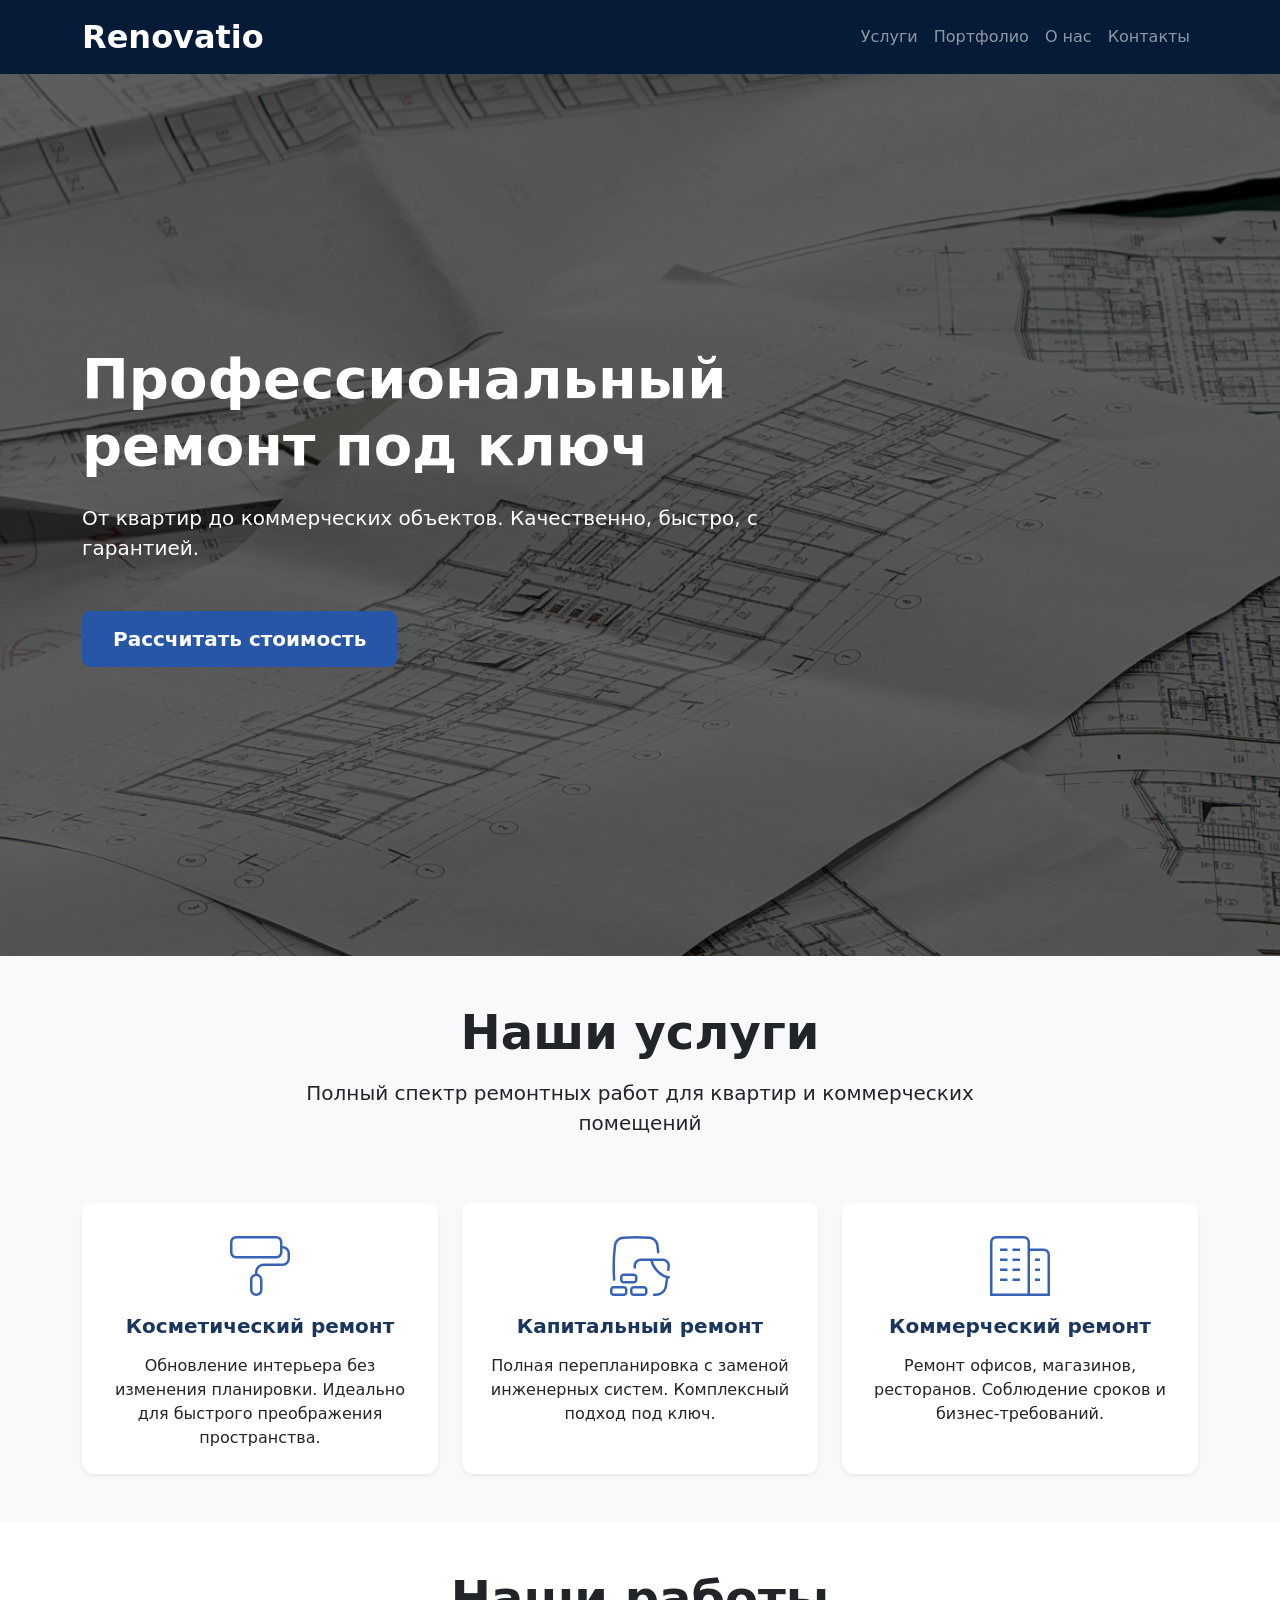
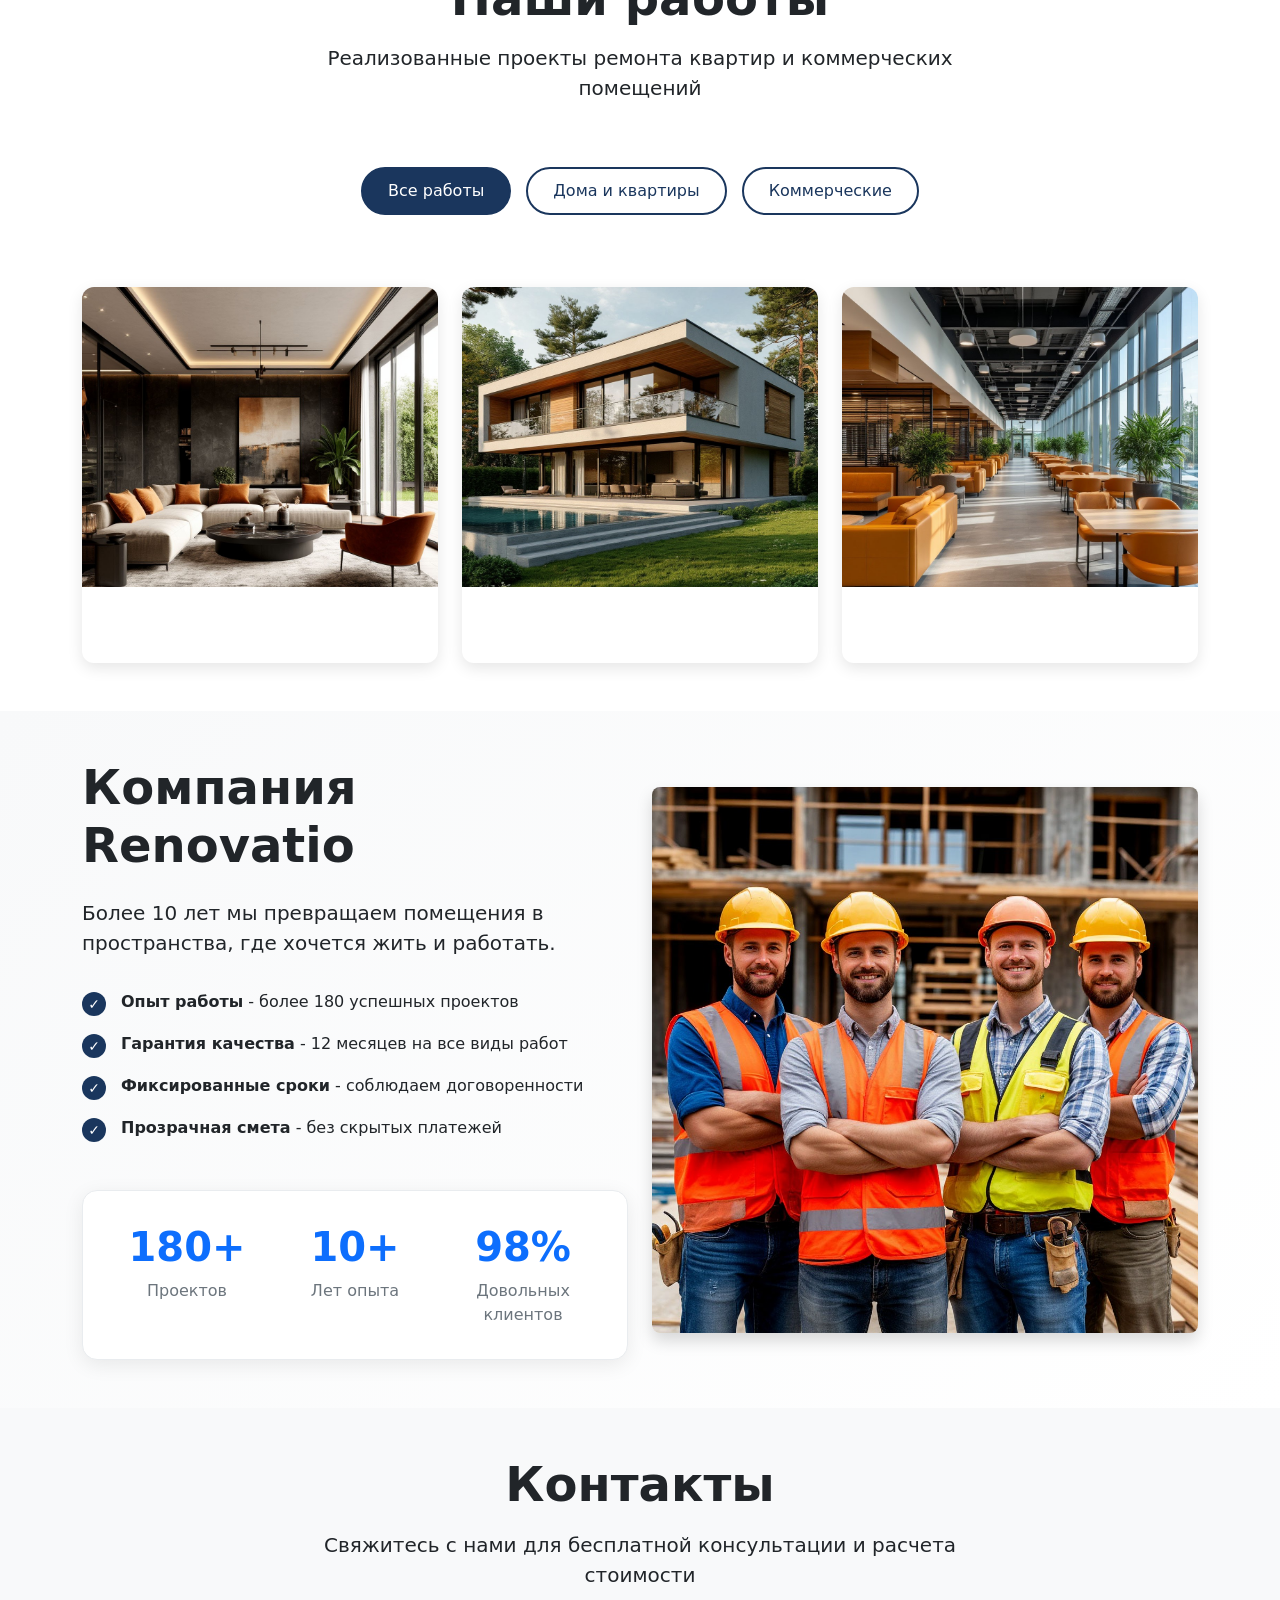
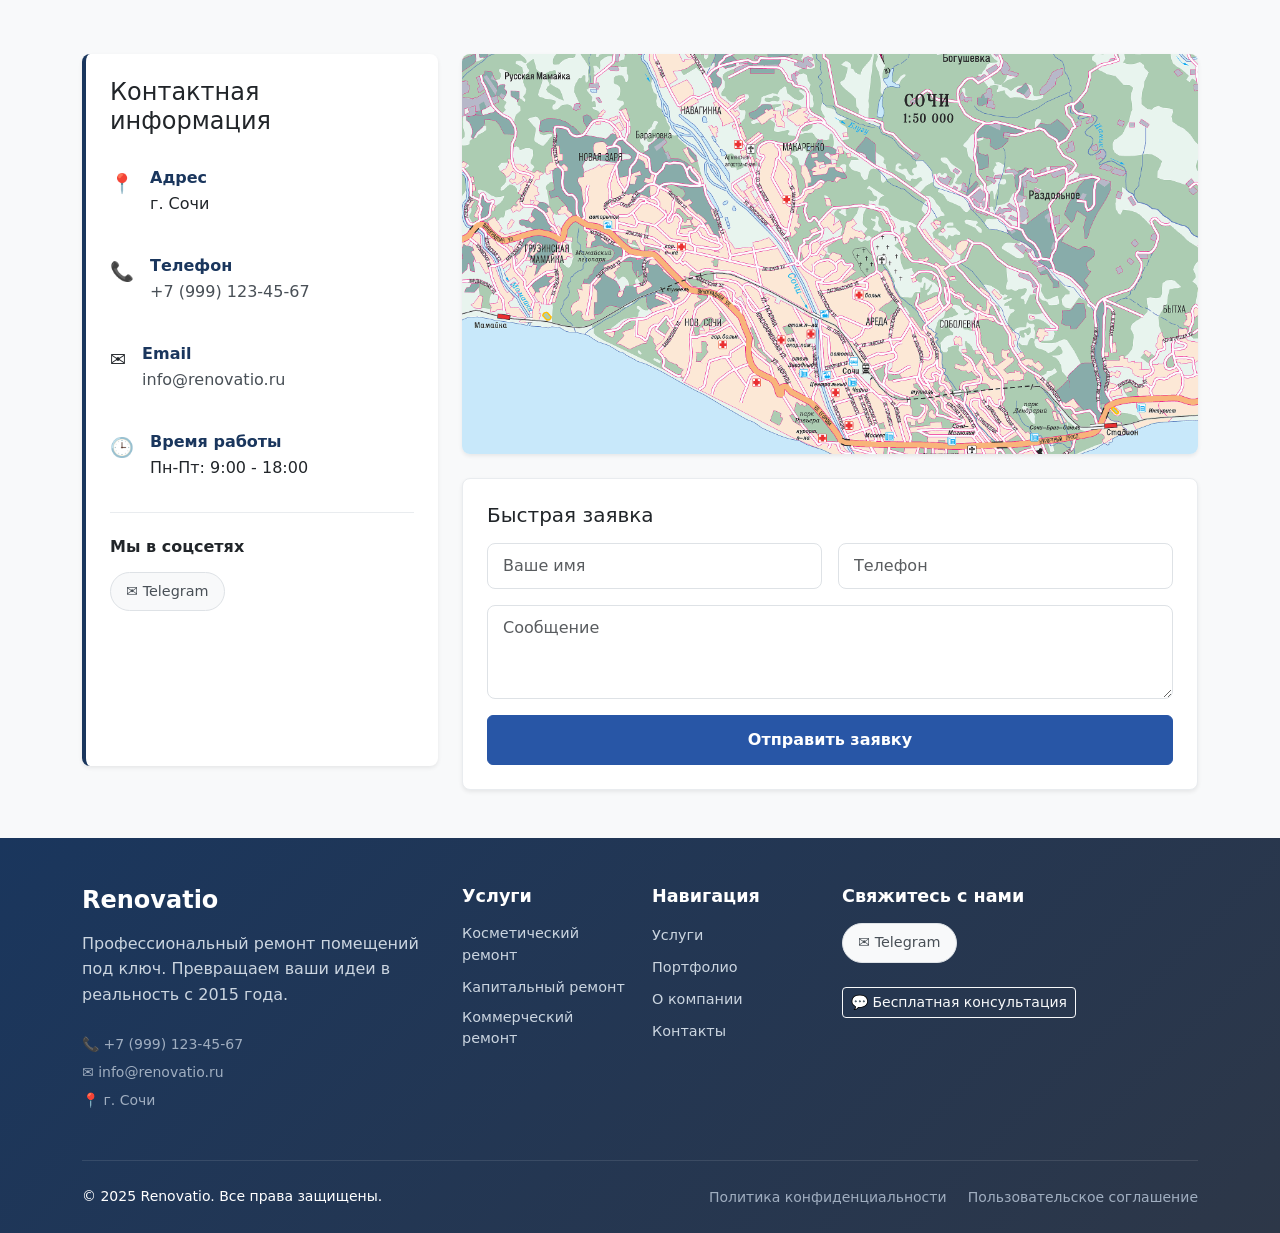
<file: index.html>
<!DOCTYPE html>
<html lang="ru">
<head>
    <meta charset="UTF-8">
    <meta name="viewport" content="width=device-width, initial-scale=1.0">
    <title>Renovatio|Профессиональный ремонт под ключ</title>
    <link rel="icon" type="image/x-icon" href="images/icons/paint-roller.svg">
    <link href="https://cdn.jsdelivr.net/npm/bootstrap@5.3.0/dist/css/bootstrap.min.css" rel="stylesheet">
    <link rel="stylesheet" href="css/style.css">
</head>
<body>
    <!-- Навигационная панель -->
<nav class="navbar navbar-expand-lg navbar-dark bg-dark fixed-top">
    <div class="container">
        <a class="navbar-brand" href="index.html">
            <strong>Renovatio</strong>
        </a>
        <button class="navbar-toggler" type="button" data-bs-toggle="collapse" data-bs-target="#navbarNav">
            <span class="navbar-toggler-icon"></span>
        </button>
        <div class="collapse navbar-collapse" id="navbarNav">
            <ul class="navbar-nav ms-auto">
                <li class="nav-item">
                    <a class="nav-link" href="#services">Услуги</a>
                </li>
                <li class="nav-item">
                    <a class="nav-link" href="#portfolio">Портфолио</a>
                </li>
                <li class="nav-item">
                    <a class="nav-link" href="#about">О нас</a>
                </li>
                <li class="nav-item">
                    <a class="nav-link" href="#contacts">Контакты</a>
                </li>
            </ul>
        </div>
    </div>
</nav>
<!-- Главный экран -->
<section class="hero-section">
    <div class="container h-100">
        <div class="row h-100 align-items-center">
            <div class="col-lg-8">
                <h1 class="display-4 fw-bold text-white mb-4">Профессиональный ремонт под ключ</h1>
                <p class="lead text-white mb-5">От квартир до коммерческих объектов. Качественно, быстро, с гарантией.</p>
                <!-- Кнопка, которая открывает модальное окно -->
                <button class="btn btn-primary btn-lg" data-bs-toggle="modal" data-bs-target="#calculationModal">
                    Рассчитать стоимость
                </button>
            </div>
        </div>
    </div>
</section>
<!-- Секция Услуги -->
<section id="services" class="services-section py-5 bg-light">
    <div class="container">
        <div class="row text-center mb-5">
            <div class="col-lg-8 mx-auto">
                <h2 class="display-5 fw-bold mb-3">Наши услуги</h2>
                <p class="lead">Полный спектр ремонтных работ для квартир и коммерческих помещений</p>
            </div>
        </div>
        
        <div class="row g-4 justify-content-center">
            <!-- Услуга 1 -->
            <div class="col-md-6 col-lg-4">
                <div class="card h-100 border-0 shadow-sm service-card">
                    <div class="card-body text-center p-4">
                        <div class="service-icon mb-3">
                            <img src="images/icons/paint-roller.svg" alt="Иконка косметического ремонта" width="60" height="60">
                        </div>
                        <h5 class="card-title fw-bold">Косметический ремонт</h5>
                        <p class="card-text">Обновление интерьера без изменения планировки. Идеально для быстрого преображения пространства.</p>
                    </div>
                </div>
            </div>
            
            <!-- Услуга 2 -->
            <div class="col-md-6 col-lg-4">
                <div class="card h-100 border-0 shadow-sm service-card">
                    <div class="card-body text-center p-4">
                        <div class="service-icon mb-3">
                            <img src="images/icons/building-materials.svg" alt="Иконка капитального ремонта" width="60" height="60">
                        </div>
                        <h5 class="card-title fw-bold">Капитальный ремонт</h5>
                        <p class="card-text">Полная перепланировка с заменой инженерных систем. Комплексный подход под ключ.</p>
                    </div>
                </div>
            </div>
            
            <!-- Услуга 3 -->
            <div class="col-md-6 col-lg-4">
                <div class="card h-100 border-0 shadow-sm service-card">
                    <div class="card-body text-center p-4">
                        <div class="service-icon mb-3">
                            <img src="images/icons/building.svg" alt="Иконка коммерческого ремонта" width="60" height="60">
                        </div>
                        <h5 class="card-title fw-bold">Коммерческий ремонт</h5>
                        <p class="card-text">Ремонт офисов, магазинов, ресторанов. Соблюдение сроков и бизнес-требований.</p>
                    </div>
                </div>
            </div>
        </div>
    </div>
</section>
<!-- Секция Портфолио -->
<section id="portfolio" class="portfolio-section py-5">
    <div class="container">
        <div class="row text-center mb-5">
            <div class="col-lg-8 mx-auto">
                <h2 class="display-5 fw-bold mb-3">Наши работы</h2>
                <p class="lead">Реализованные проекты ремонта квартир и коммерческих помещений</p>
            </div>
        </div>

        <!-- Фильтры -->
        <div class="row mb-4">
            <div class="col-12 text-center">
                <div class="filter-buttons">
                    <button class="btn btn-outline-primary active" data-filter="all">Все работы</button>
                    <button class="btn btn-outline-primary" data-filter="residential">Дома и квартиры</button>
                    <button class="btn btn-outline-primary" data-filter="commercial">Коммерческие</button>
                </div>
            </div>
        </div>

        <!-- Галерея работ - 3 изображения -->
        <div class="row g-4 portfolio-grid justify-content-center">
            <!-- Работа 1 -->
            <div class="col-md-6 col-lg-4 portfolio-item" data-category="residential">
                <div class="portfolio-card">
                    <img src="images/portfolio/apart1.jpeg" class="portfolio-image" alt="Ремонт квартиры">
                    <div class="portfolio-overlay">
                        <h5>Квартира на ул.Чекменева, 34</h5>
                        <p>Косметический ремонт</p>
                    </div>
                </div>
            </div>

            <!-- Работа 2 -->
            <div class="col-md-6 col-lg-4 portfolio-item" data-category="residential">
                <div class="portfolio-card">
                    <img src="images/portfolio/house.jpeg" class="portfolio-image" alt="Ремонт дома">
                    <div class="portfolio-overlay">
                        <h5>Частный дом</h5>
                        <p>Капитальный ремонт</p>
                    </div>
                </div>
            </div>

            <!-- Работа 3 -->
            <div class="col-md-6 col-lg-4 portfolio-item" data-category="commercial">
                <div class="portfolio-card">
                    <img src="images/portfolio/office.jpeg" class="portfolio-image" alt="Ремонт офиса">
                    <div class="portfolio-overlay">
                        <h5>Офисный центр</h5>
                        <p>Коммерческий ремонт</p>
                    </div>
                </div>
            </div>
        </div>
    </div>
</section>
<!-- Секция О компании -->
<section id="about" class="about-section py-5">
    <div class="container">
        <div class="row align-items-center">
            <div class="col-lg-6">
                <h2 class="display-5 fw-bold mb-4">Компания Renovatio</h2>
                <p class="lead mb-4">Более 10 лет мы превращаем помещения в пространства, где хочется жить и работать.</p>
                
                <div class="about-features">
                    <div class="feature-item mb-3">
                        <div class="feature-icon">✓</div>
                        <div class="feature-text">
                            <strong>Опыт работы</strong> - более 180 успешных проектов
                        </div>
                    </div>
                    <div class="feature-item mb-3">
                        <div class="feature-icon">✓</div>
                        <div class="feature-text">
                            <strong>Гарантия качества</strong> - 12 месяцев на все виды работ
                        </div>
                    </div>
                    <div class="feature-item mb-3">
                        <div class="feature-icon">✓</div>
                        <div class="feature-text">
                            <strong>Фиксированные сроки</strong> - соблюдаем договоренности
                        </div>
                    </div>
                    <div class="feature-item mb-3">
                        <div class="feature-icon">✓</div>
                        <div class="feature-text">
                            <strong>Прозрачная смета</strong> - без скрытых платежей
                        </div>
                    </div>
                </div>

                <div class="stats-row mt-5">
                    <div class="row text-center">
                        <div class="col-4">
                            <div class="stat-number display-6 fw-bold text-primary">180+</div>
                            <div class="stat-label">Проектов</div>
                        </div>
                        <div class="col-4">
                            <div class="stat-number display-6 fw-bold text-primary">10+</div>
                            <div class="stat-label">Лет опыта</div>
                        </div>
                        <div class="col-4">
                            <div class="stat-number display-6 fw-bold text-primary">98%</div>
                            <div class="stat-label">Довольных клиентов</div>
                        </div>
                    </div>
                </div>
            </div>
            
            <div class="col-lg-6 mt-5 mt-lg-0">
                <div class="about-image">
                    <img src="images/team.jpg" alt="Команда Renovatio" class="img-fluid rounded-3 shadow">
                </div>
            </div>
        </div>
    </div>
</section>
<!-- Секция Контакты -->
<section id="contacts" class="contacts-section py-5 bg-light">
    <div class="container">
        <div class="row text-center mb-5">
            <div class="col-lg-8 mx-auto">
                <h2 class="display-5 fw-bold mb-3">Контакты</h2>
                <p class="lead">Свяжитесь с нами для бесплатной консультации и расчета стоимости</p>
            </div>
        </div>

        <div class="row">
            <!-- Контактная информация -->
            <div class="col-lg-4 mb-4">
                <div class="contact-info bg-white rounded-3 shadow-sm p-4 h-100">
                    <h4 class="mb-4">Контактная информация</h4>
                    
                    <div class="contact-item d-flex align-items-start mb-4">
                        <div class="contact-icon me-3">
                            📍
                        </div>
                        <div>
                            <h6 class="fw-bold">Адрес</h6>
                            <p class="mb-0">г. Сочи</p>
                        </div>
                    </div>
                    
                    <div class="contact-item d-flex align-items-start mb-4">
                        <div class="contact-icon me-3">
                            📞
                        </div>
                        <div>
                            <h6 class="fw-bold">Телефон</h6>
                            <p class="mb-0">
                                <a href="tel:+79991234567" class="text-decoration-none">+7 (999) 123-45-67</a>
                            </p>
                        </div>
                    </div>
                    
                    <div class="contact-item d-flex align-items-start mb-4">
                        <div class="contact-icon me-3">
                            ✉️
                        </div>
                        <div>
                            <h6 class="fw-bold">Email</h6>
                            <p class="mb-0">
                                <a href="mailto:info@renovatio.ru" class="text-decoration-none">info@renovatio.ru</a>
                            </p>
                        </div>
                    </div>
                    
                    <div class="contact-item d-flex align-items-start mb-4">
                        <div class="contact-icon me-3">
                            🕒
                        </div>
                        <div>
                            <h6 class="fw-bold">Время работы</h6>
                            <p class="mb-0">Пн-Пт: 9:00 - 18:00</p>
                        </div>
                    </div>

                    <!-- Социальные сети -->
                    <div class="social-links mt-4">
                        <h6 class="fw-bold mb-3">Мы в соцсетях</h6>
                        <div class="d-flex gap-3">
                            <a href="https://t.me/renovatiopro" class="social-link">✉️ Telegram</a>
                        </div>
                    </div>
                </div>
            </div>

            <!-- Карта -->
            <div class="col-lg-8">
    <div class="contact-map rounded-3 shadow-sm overflow-hidden">
        <a href="https://yandex.ru/maps/geo/sochi/53166566/?ll=39.580041%2C43.713351&z=9.57" target="_blank" class="map-image-link">
            <img src="images/map.jpg" alt="Карта проезда к Renovatio" class="img-fluid w-100">
            <div class="map-overlay">
                <div class="map-overlay-content">
                    <span class="map-icon">🗺️</span>
                    <span class="map-text">Нажмите для открытия в Яндекс.Картах</span>
                </div>
            </div>
        </a>
    </div>


                <!-- Быстрая форма связи -->
                <div class="quick-form bg-white rounded-3 shadow-sm p-4 mt-4">
                    <h5 class="mb-3">Быстрая заявка</h5>
                    <form id="quickContactForm">
                        <div class="row g-3">
                            <div class="col-md-6">
                                <input type="text" class="form-control" placeholder="Ваше имя" required>
                            </div>
                            <div class="col-md-6">
                                <input type="tel" class="form-control" placeholder="Телефон" required>
                            </div>
                            <div class="col-12">
                                <textarea class="form-control" rows="3" placeholder="Сообщение"></textarea>
                            </div>
                            <div class="col-12">
                                <button type="submit" class="btn btn-primary w-100">Отправить заявку</button>
                            </div>
                        </div>
                    </form>
                </div>
            </div>
        </div>
    </div>
</section>

<!-- Модальное окно для расчета стоимости -->
<div class="modal fade" id="calculationModal" tabindex="-1">
    <div class="modal-dialog">
        <div class="modal-content">
            <div class="modal-header">
                <h5 class="modal-title">Рассчитать стоимость ремонта</h5>
                <button type="button" class="btn-close" data-bs-dismiss="modal"></button>
            </div>
            <div class="modal-body">
                <form id="calculationForm">
                    <div class="mb-3">
                        <label for="userName" class="form-label">Ваше имя</label>
                        <input type="text" class="form-control" id="userName" required>
                    </div>
                    <div class="mb-3">
                        <label for="userPhone" class="form-label">Телефон</label>
                        <input type="tel" class="form-control" id="userPhone" required>
                    </div>
                    <div class="mb-3 form-check">
                        <input type="checkbox" class="form-check-input" id="agreeCheck" required>
                        <label class="form-check-label" for="agreeCheck">
                            Я согласен(a) на <a href="user-agreement.html" class="text-decoration-none">обработку персональных данных</a>
                        </label>
                    </div>
                    <button type="submit" class="btn btn-primary w-100">Отправить заявку</button>
                </form>
            </div>
        </div>
    </div>
</div>
<!-- Футер -->
<footer class="footer bg-dark text-white pt-5 pb-4">
    <div class="container">
        <div class="row">
            <!-- Колонка 1 - О компании -->
            <div class="col-lg-4 mb-4">
                <div class="footer-brand mb-3">
                    <h4 class="fw-bold">Renovatio</h4>
                </div>
                <p class="footer-text">Профессиональный ремонт помещений под ключ. Превращаем ваши идеи в реальность с 2015 года.</p>
                <div class="footer-contacts">
                    <div class="contact-small mb-1">
                        <small>📞 +7 (999) 123-45-67</small>
                    </div>
                    <div class="contact-small mb-1">
                        <small>✉️ info@renovatio.ru</small>
                    </div>
                    <div class="contact-small">
                        <small>📍 г. Сочи</small>
                    </div>
                </div>
            </div>
        
            <!-- Колонка 2 - Услуги -->
            <div class="col-lg-2 mb-4">
                <h5 class="footer-title mb-3">Услуги</h5>
                <ul class="footer-links list-unstyled">
                    <li class="mb-2"><a href="#services" class="footer-link">Косметический ремонт</a></li>
                    <li class="mb-2"><a href="#services" class="footer-link">Капитальный ремонт</a></li>
                    <li class="mb-2"><a href="#services" class="footer-link">Коммерческий ремонт</a></li>
                </ul>
            </div>

            <!-- Колонка 3 - Навигация -->
            <div class="col-lg-2 mb-4">
                <h5 class="footer-title mb-3">Навигация</h5>
                <ul class="footer-links list-unstyled">
                    <li class="mb-2"><a href="#services" class="footer-link">Услуги</a></li>
                    <li class="mb-2"><a href="#portfolio" class="footer-link">Портфолио</a></li>
                    <li class="mb-2"><a href="#about" class="footer-link">О компании</a></li>
                    <li class="mb-2"><a href="#contacts" class="footer-link">Контакты</a></li>
                </ul>
            </div>

            <!-- Колонка 4 - Соцсети и контакты -->
            <div class="col-lg-4 mb-4">
                <h5 class="footer-title mb-3">Свяжитесь с нами</h5>
                <div class="social-links-footer mb-4">
                    <a href="https://t.me/renovatiopro" class="social-link">✉️ Telegram</a>
                </div>
                
                <!-- Кнопка для быстрой связи -->
                <div class="quick-contact">
                    <a href="#calculationModal" class="btn btn-outline-light btn-sm" data-bs-toggle="modal">
                        💬 Бесплатная консультация
                    </a>
                </div>
            </div>
        </div> <!-- Закрывающий div для .row -->

        <!-- Нижняя часть футера -->
        <div class="footer-bottom border-top pt-4 mt-4">
            <div class="row align-items-center">
                <div class="col-md-6">
                    <p class="mb-0 small">&copy; 2025 Renovatio. Все права защищены.</p>
                </div>
                <div class="col-md-6 text-md-end">
                    <div class="footer-legal-links">
    <a href="privacy-policy.html" class="legal-link me-3 small">Политика конфиденциальности</a>
    <a href="user-agreement.html" class="legal-link small">Пользовательское соглашение</a>
</div>
                </div>
            </div>
        </div>
    </div> <!-- Закрывающий div для .container -->
</footer>
<script src="https://cdn.jsdelivr.net/npm/bootstrap@5.3.0/dist/js/bootstrap.bundle.min.js"></script>
<script src="js/script.js"></script>
</body>
</html>
<!-- проверка исправления -->
</file>
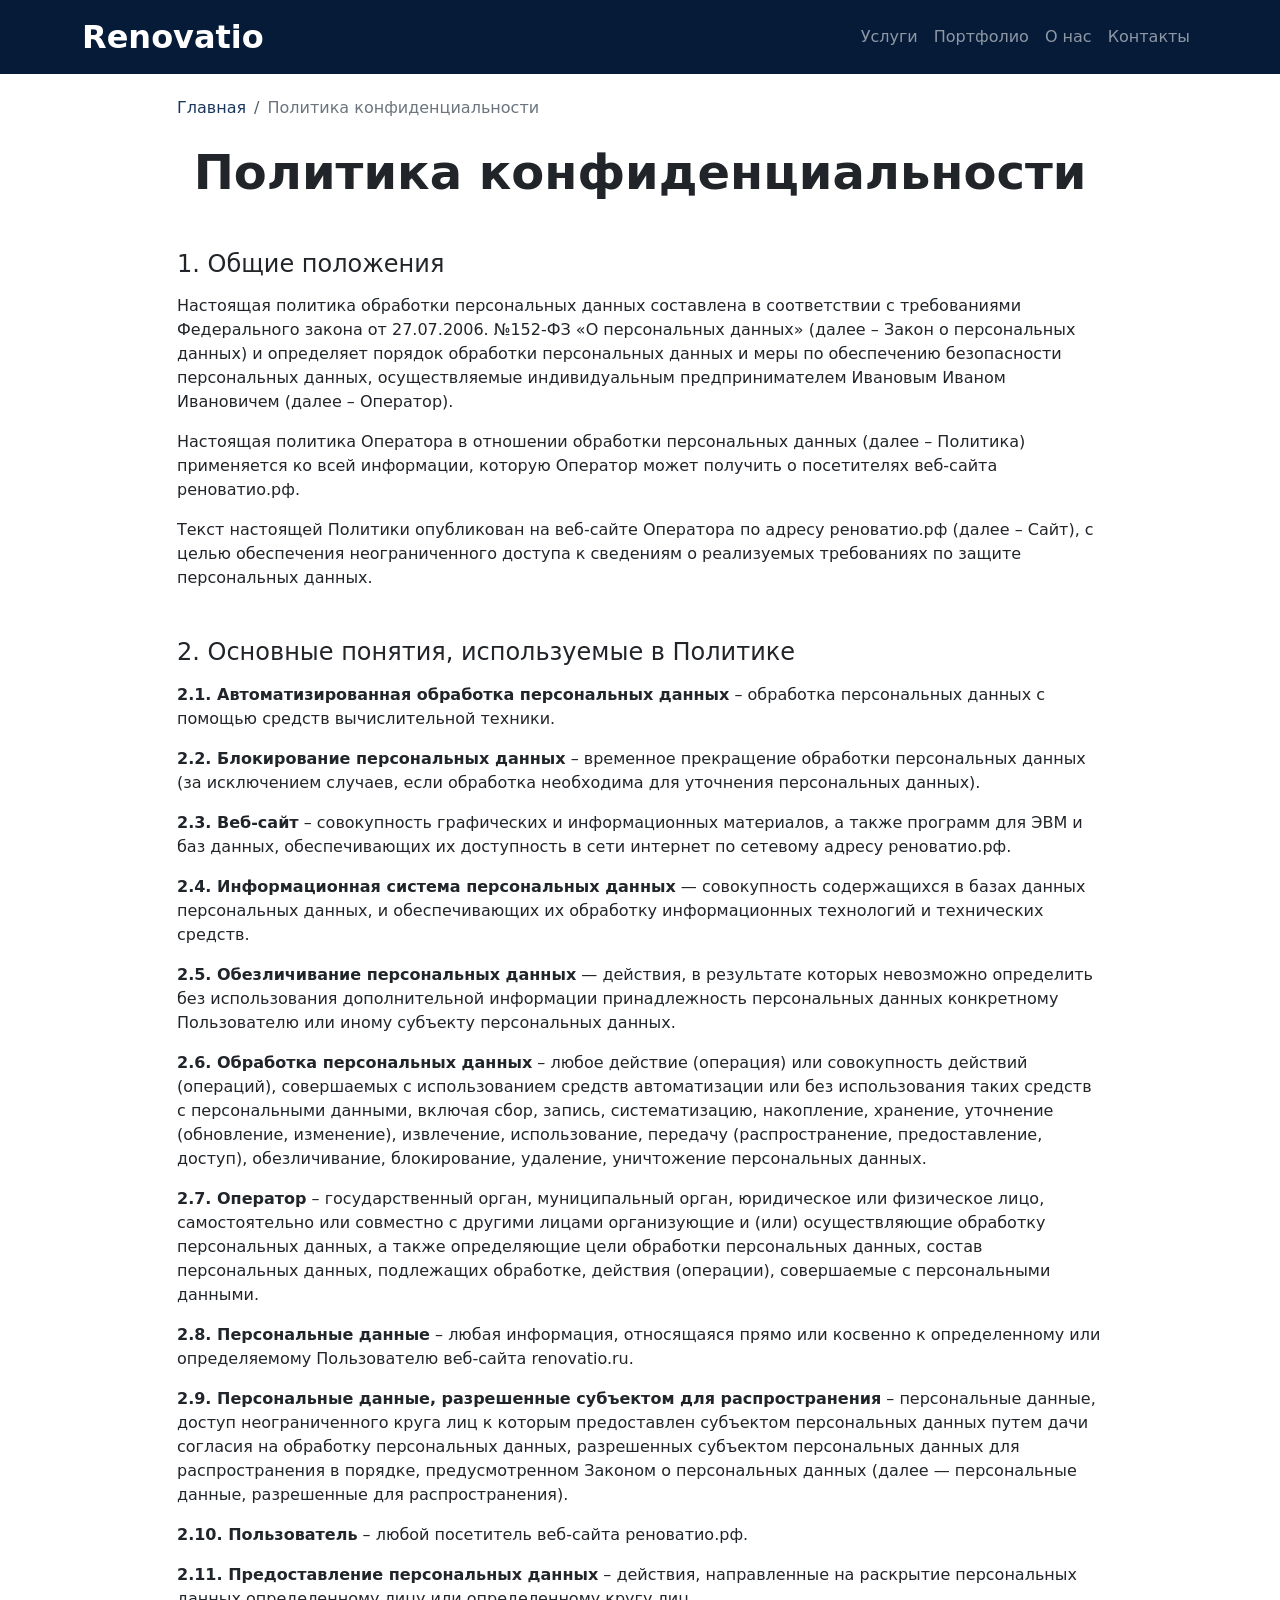
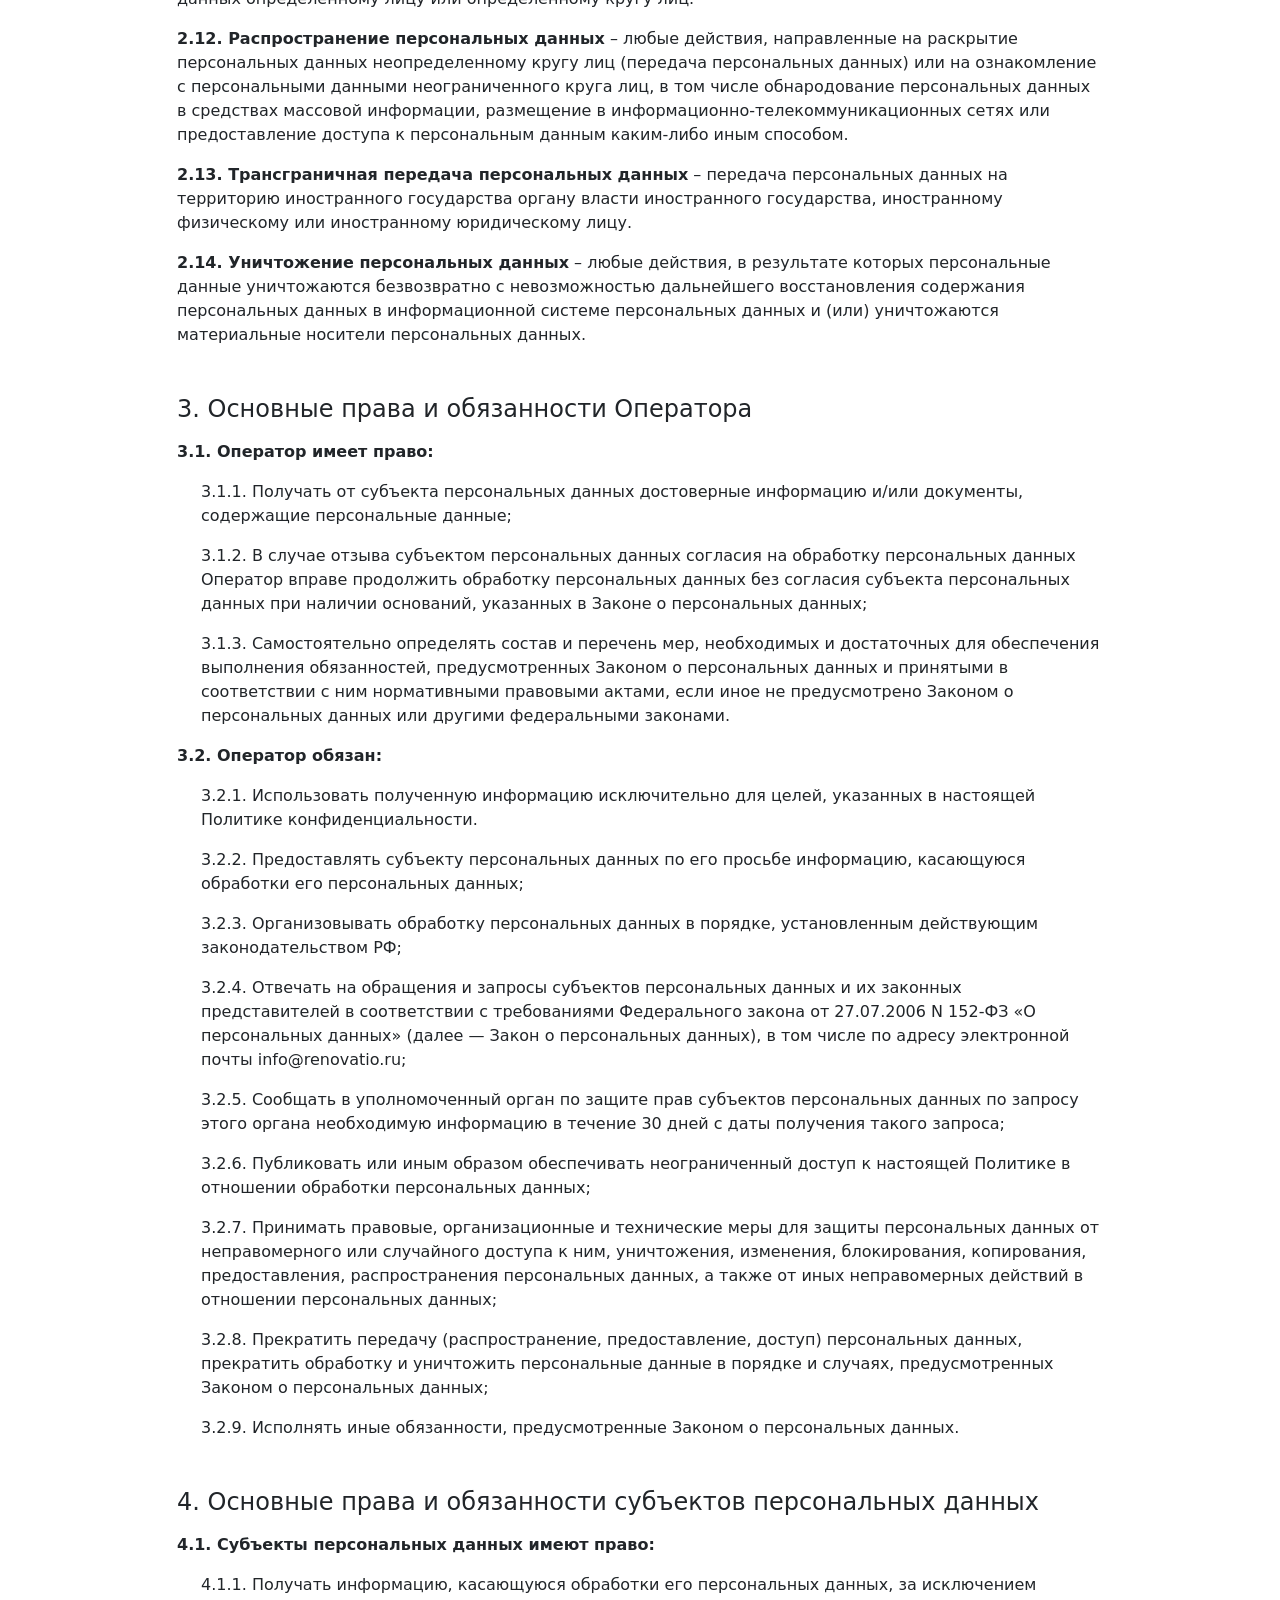
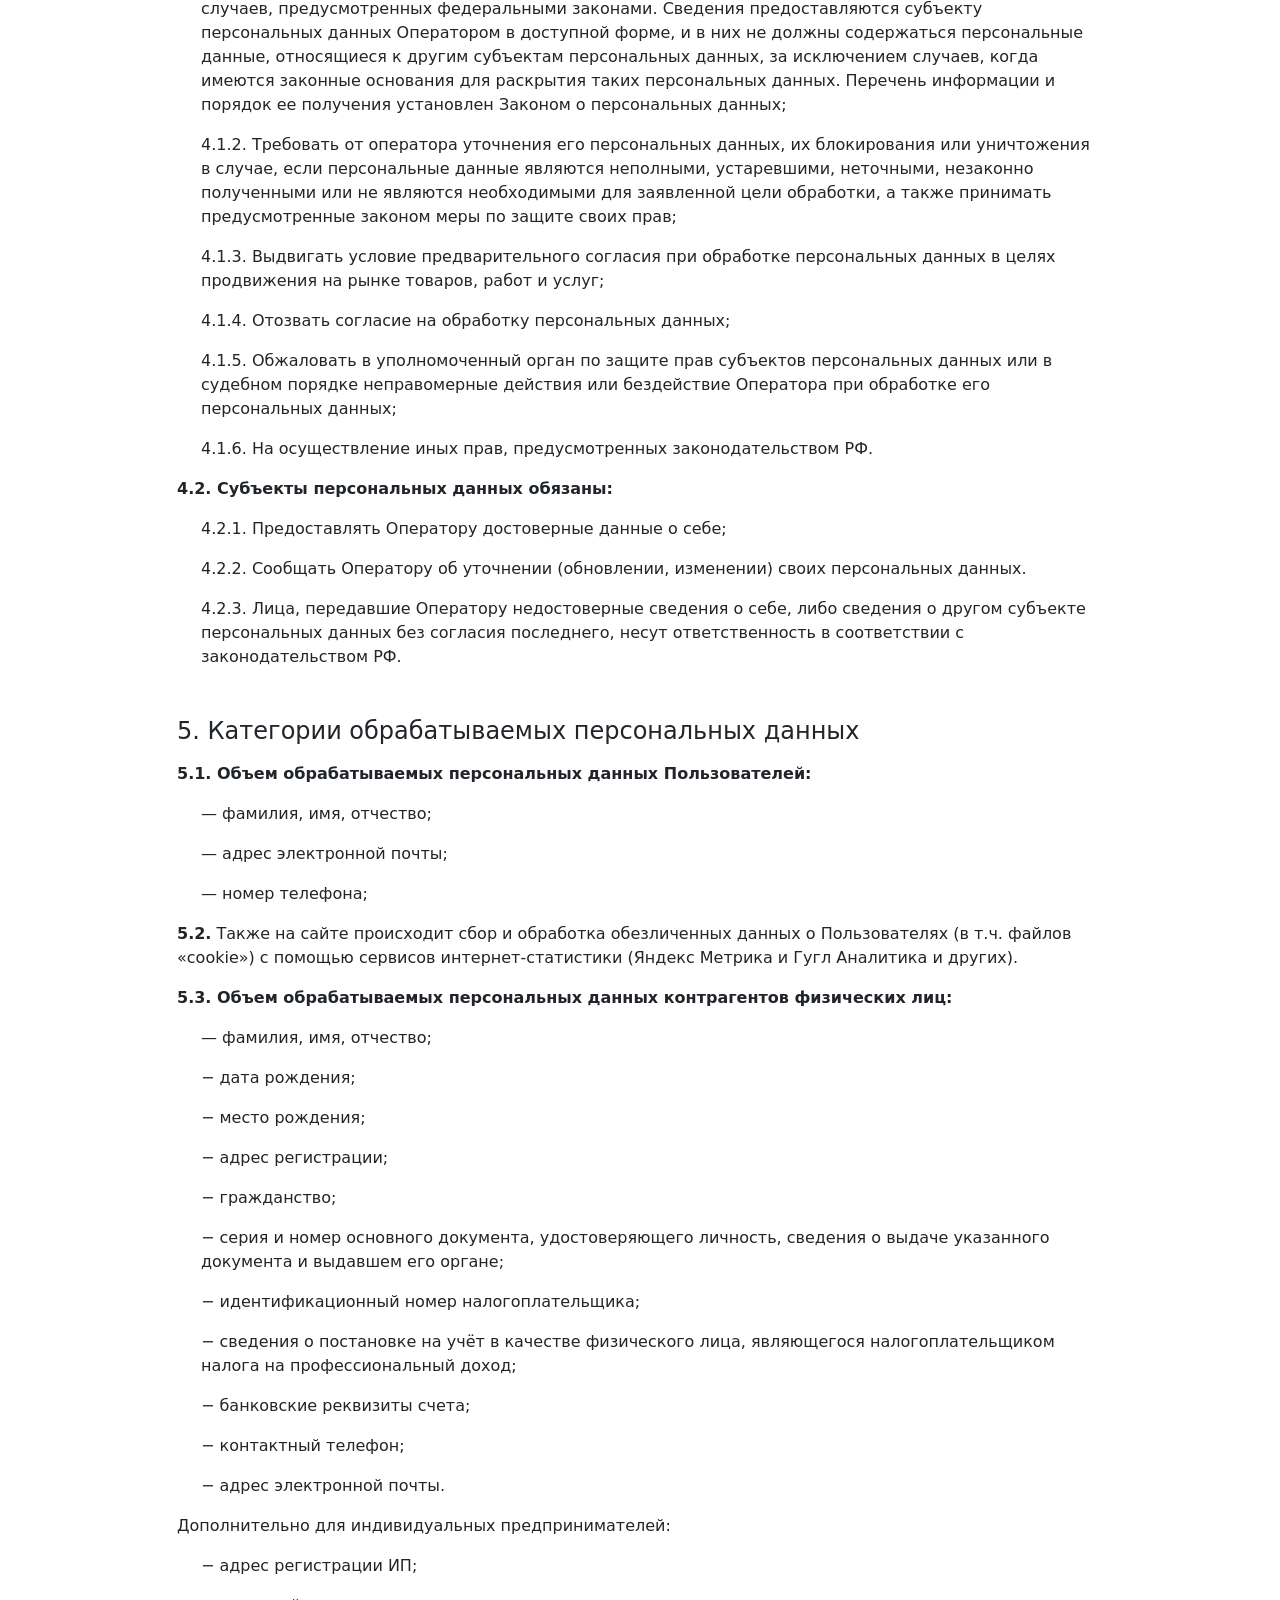
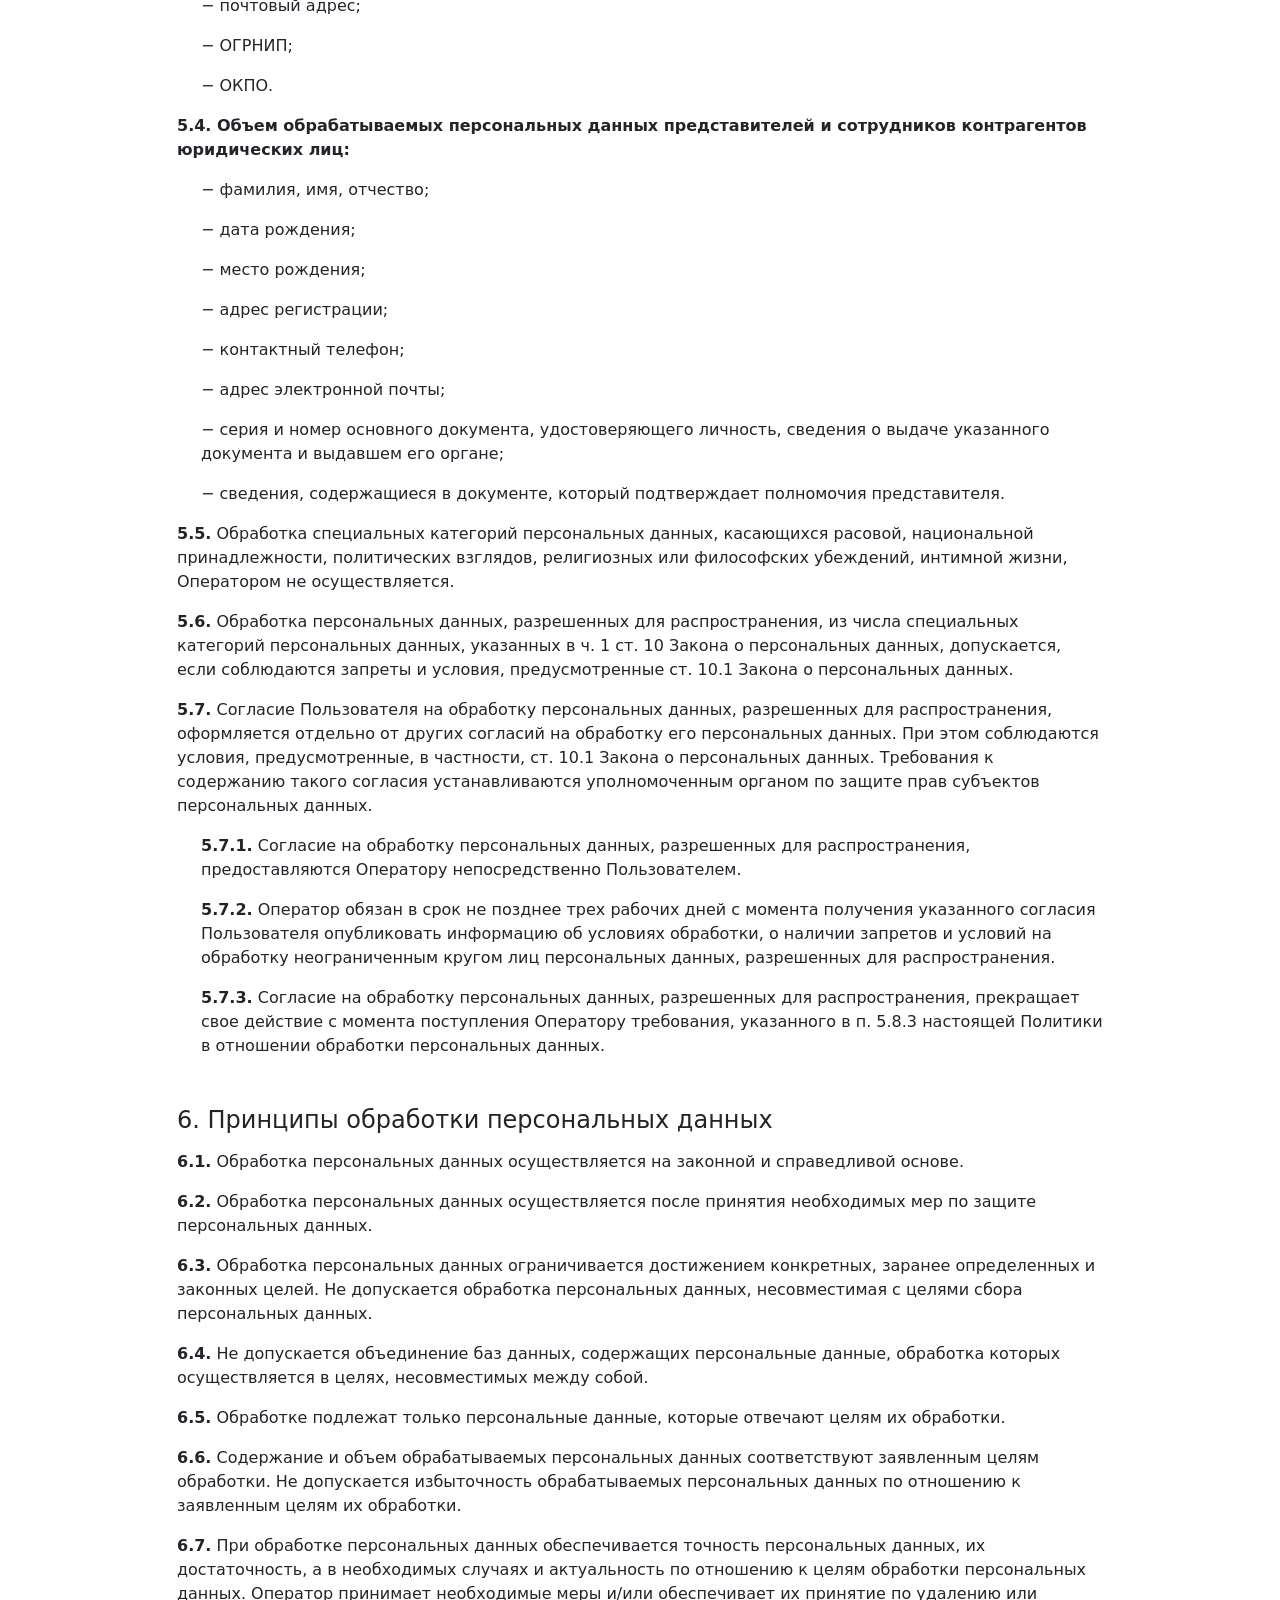
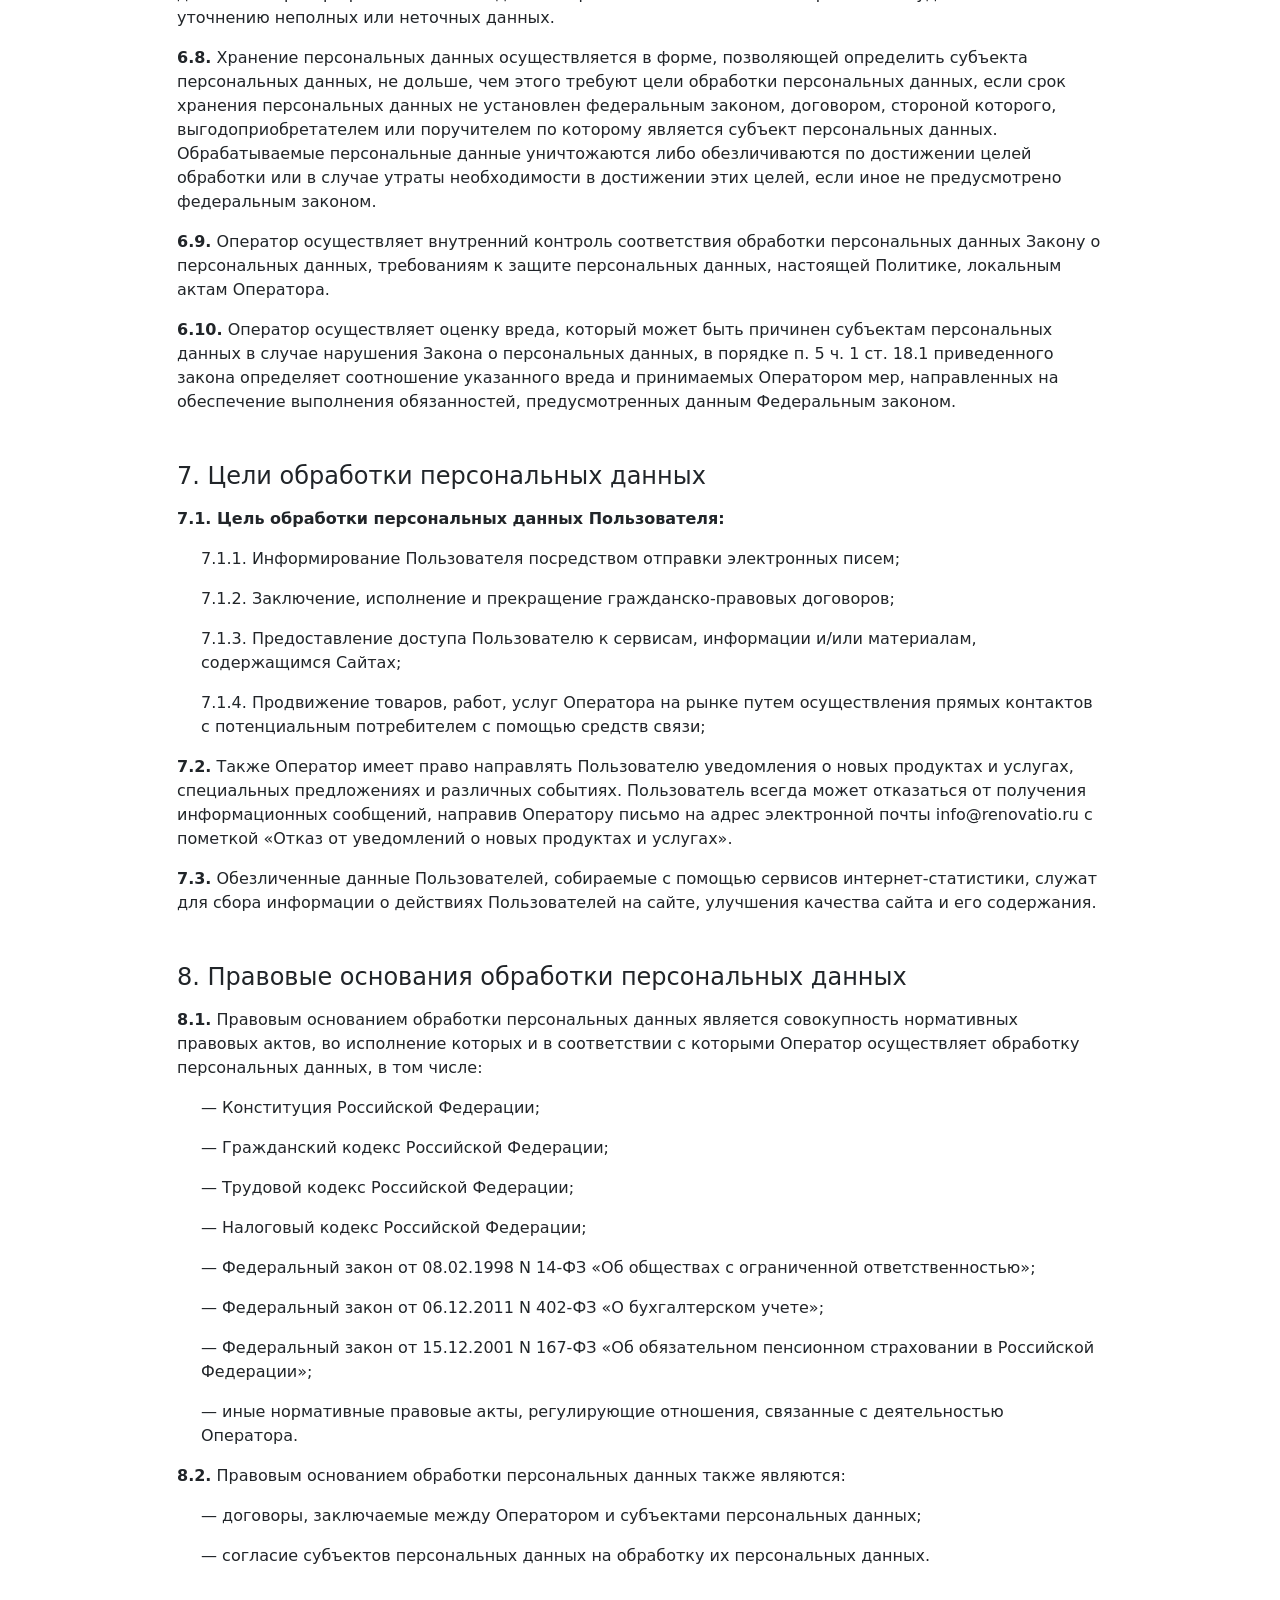
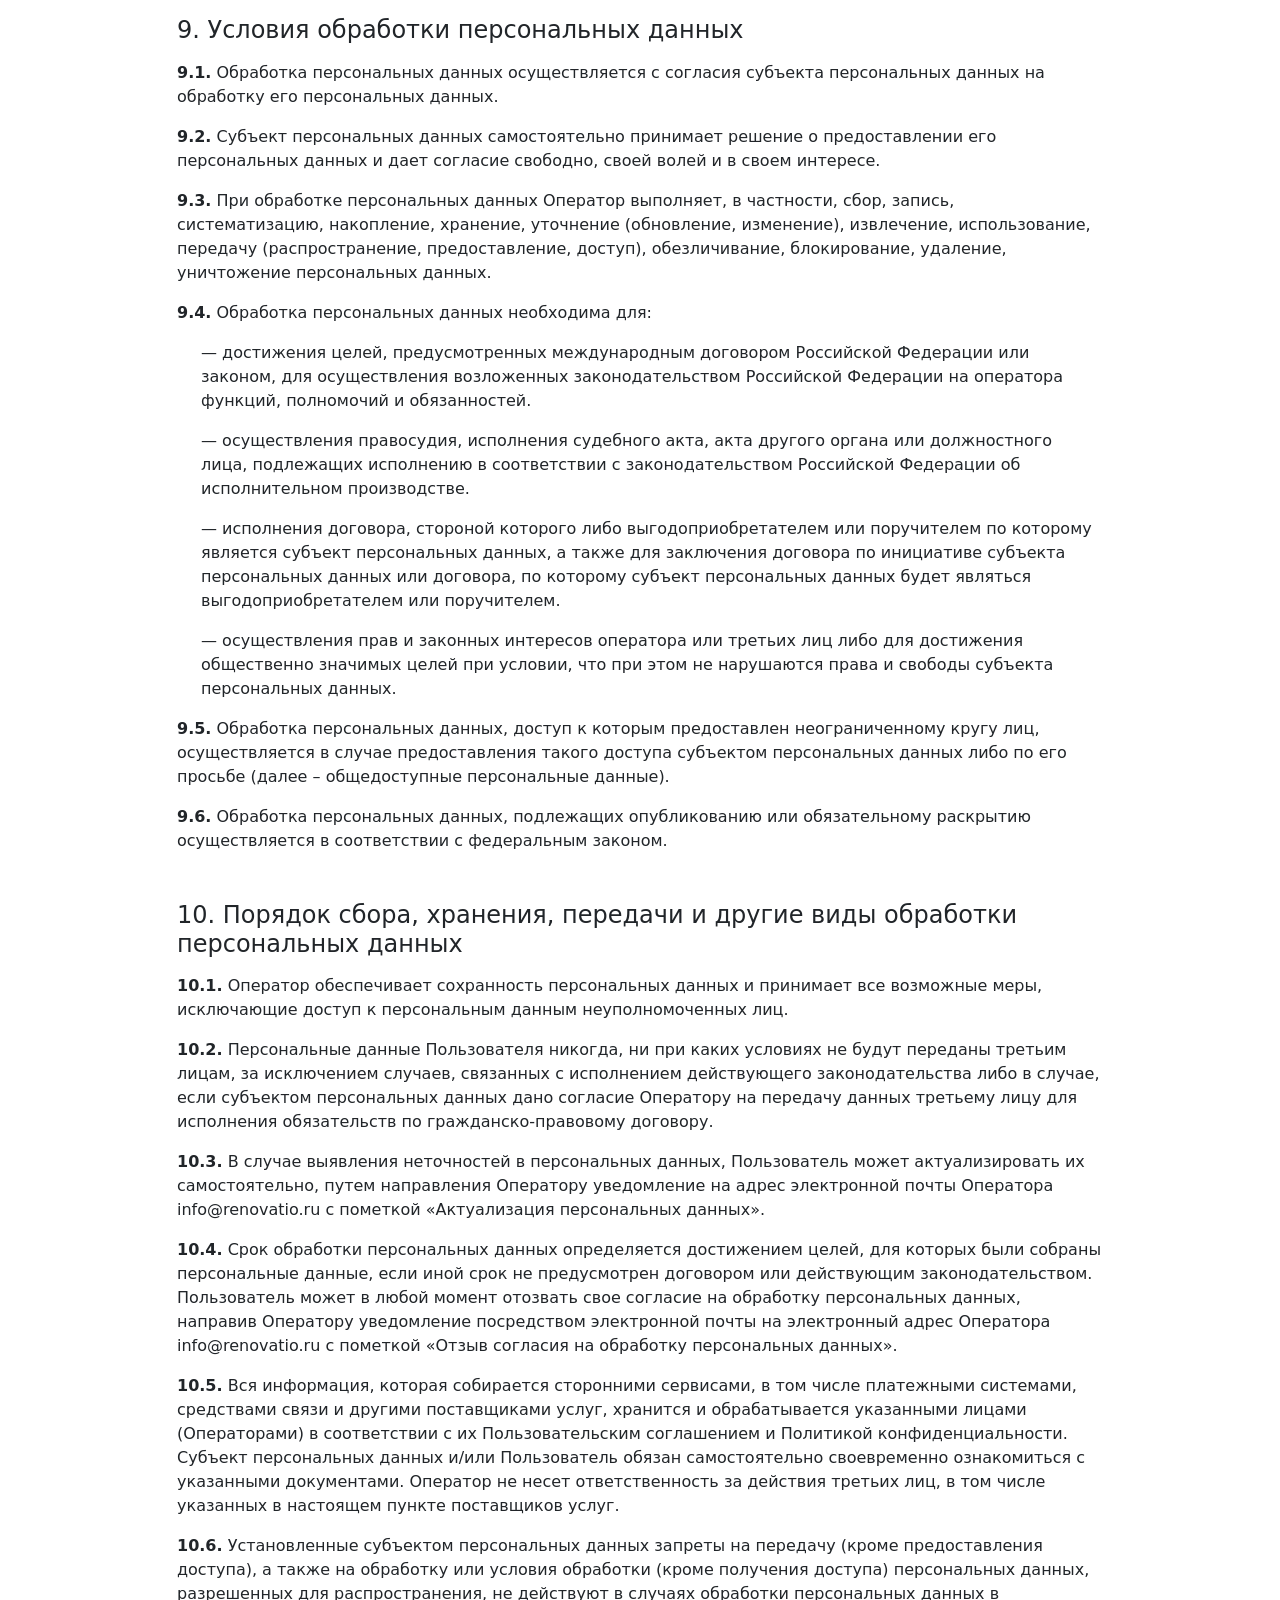
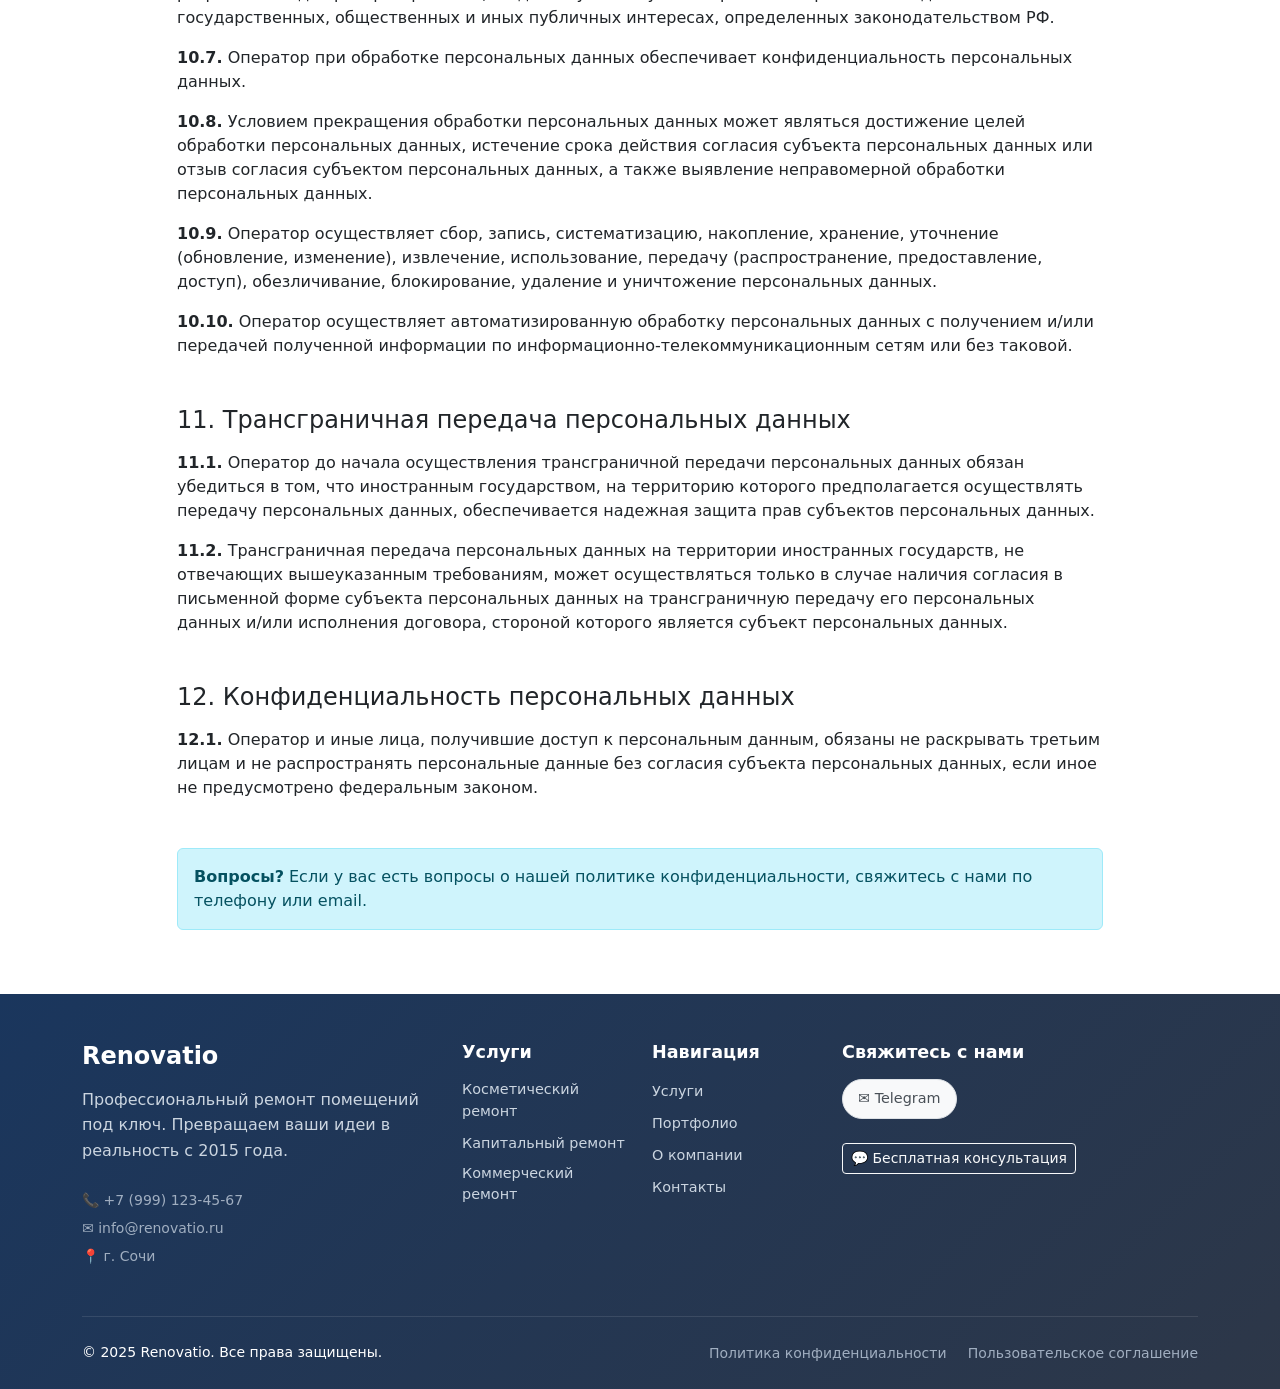
<file: privacy-policy.html>
<!DOCTYPE html>
<html lang="ru">
<head>
    <meta charset="UTF-8">
    <meta name="viewport" content="width=device-width, initial-scale=1.0">
    <title>Политика конфиденциальности | Renovatio</title>
    <!-- Подключаем Bootstrap CSS -->
    <link href="https://cdn.jsdelivr.net/npm/bootstrap@5.3.0/dist/css/bootstrap.min.css" rel="stylesheet">
    <!-- Подключаем наш файл стилей -->
    <link rel="stylesheet" href="css/style.css">
</head>
<body>
    <!-- Навигация -->
    <nav class="navbar navbar-expand-lg navbar-dark bg-dark fixed-top">
        <div class="container">
            <a class="navbar-brand" href="index.html">
                <strong>Renovatio</strong>
            </a>
            <button class="navbar-toggler" type="button" data-bs-toggle="collapse" data-bs-target="#navbarNav">
                <span class="navbar-toggler-icon"></span>
            </button>
            <div class="collapse navbar-collapse" id="navbarNav">
                <ul class="navbar-nav ms-auto">
                    <li class="nav-item">
                        <a class="nav-link" href="index.html#services">Услуги</a>
                    </li>
                    <li class="nav-item">
                        <a class="nav-link" href="index.html#portfolio">Портфолио</a>
                    </li>
                    <li class="nav-item">
                        <a class="nav-link" href="index.html#about">О нас</a>
                    </li>
                    <li class="nav-item">
                        <a class="nav-link" href="index.html#contacts">Контакты</a>
                    </li>
                </ul>
            </div>
        </div>
    </nav>

    <!-- Контент страницы -->
    <main class="policy-page">
        <div class="container py-5 mt-5">
            <div class="row">
                <div class="col-lg-10 mx-auto">
                    <!-- Хлебные крошки -->
                    <nav aria-label="breadcrumb" class="mb-4">
                        <ol class="breadcrumb">
                            <li class="breadcrumb-item"><a href="index.html">Главная</a></li>
                            <li class="breadcrumb-item active">Политика конфиденциальности</li>
                        </ol>
                    </nav>

                    <!-- Заголовок -->
                    <div class="text-center mb-5">
                        <h1 class="display-5 fw-bold mb-3">Политика конфиденциальности</h1>
                        </div>

                    <!-- Контент политики -->
                    <div class="policy-content">
                        <div class="privacy-text">
                            <h2 class="h4 mb-3">1. Общие положения</h2>
                            <p>Настоящая политика обработки персональных данных составлена в соответствии с требованиями Федерального закона от 27.07.2006. №152-ФЗ «О персональных данных» (далее – Закон о персональных данных) и определяет порядок обработки персональных данных и меры по обеспечению безопасности персональных данных, осуществляемые индивидуальным предпринимателем Ивановым Иваном Ивановичем (далее – Оператор).</p>
                            
                            <p>Настоящая политика Оператора в отношении обработки персональных данных (далее – Политика) применяется ко всей информации, которую Оператор может получить о посетителях веб-сайта реноватио.рф.</p>
                            
                            <p>Текст настоящей Политики опубликован на веб-сайте Оператора по адресу реноватио.рф (далее – Сайт), с целью обеспечения неограниченного доступа к сведениям о реализуемых требованиях по защите персональных данных.</p>

                            <h2 class="h4 mb-3 mt-5">2. Основные понятия, используемые в Политике</h2>
                            
                            <p><strong>2.1. Автоматизированная обработка персональных данных</strong> – обработка персональных данных с помощью средств вычислительной техники.</p>
                            
                            <p><strong>2.2. Блокирование персональных данных</strong> – временное прекращение обработки персональных данных (за исключением случаев, если обработка необходима для уточнения персональных данных).</p>
                            
                            <p><strong>2.3. Веб-сайт</strong> – совокупность графических и информационных материалов, а также программ для ЭВМ и баз данных, обеспечивающих их доступность в сети интернет по сетевому адресу реноватио.рф.</p>
                            
                            <p><strong>2.4. Информационная система персональных данных</strong> — совокупность содержащихся в базах данных персональных данных, и обеспечивающих их обработку информационных технологий и технических средств.</p>
                            
                            <p><strong>2.5. Обезличивание персональных данных</strong> — действия, в результате которых невозможно определить без использования дополнительной информации принадлежность персональных данных конкретному Пользователю или иному субъекту персональных данных.</p>
                            
                            <p><strong>2.6. Обработка персональных данных</strong> – любое действие (операция) или совокупность действий (операций), совершаемых с использованием средств автоматизации или без использования таких средств с персональными данными, включая сбор, запись, систематизацию, накопление, хранение, уточнение (обновление, изменение), извлечение, использование, передачу (распространение, предоставление, доступ), обезличивание, блокирование, удаление, уничтожение персональных данных.</p>
                            
                            <p><strong>2.7. Оператор</strong> – государственный орган, муниципальный орган, юридическое или физическое лицо, самостоятельно или совместно с другими лицами организующие и (или) осуществляющие обработку персональных данных, а также определяющие цели обработки персональных данных, состав персональных данных, подлежащих обработке, действия (операции), совершаемые с персональными данными.</p>
                            
                            <p><strong>2.8. Персональные данные</strong> – любая информация, относящаяся прямо или косвенно к определенному или определяемому Пользователю веб-сайта renovatio.ru.</p>
                            
                            <p><strong>2.9. Персональные данные, разрешенные субъектом для распространения</strong> – персональные данные, доступ неограниченного круга лиц к которым предоставлен субъектом персональных данных путем дачи согласия на обработку персональных данных, разрешенных субъектом персональных данных для распространения в порядке, предусмотренном Законом о персональных данных (далее — персональные данные, разрешенные для распространения).</p>
                            
                            <p><strong>2.10. Пользователь</strong> – любой посетитель веб-сайта реноватио.рф.</p>
                            
                            <p><strong>2.11. Предоставление персональных данных</strong> – действия, направленные на раскрытие персональных данных определенному лицу или определенному кругу лиц.</p>
                            
                            <p><strong>2.12. Распространение персональных данных</strong> – любые действия, направленные на раскрытие персональных данных неопределенному кругу лиц (передача персональных данных) или на ознакомление с персональными данными неограниченного круга лиц, в том числе обнародование персональных данных в средствах массовой информации, размещение в информационно-телекоммуникационных сетях или предоставление доступа к персональным данным каким-либо иным способом.</p>
                            
                            <p><strong>2.13. Трансграничная передача персональных данных</strong> – передача персональных данных на территорию иностранного государства органу власти иностранного государства, иностранному физическому или иностранному юридическому лицу.</p>
                            
                            <p><strong>2.14. Уничтожение персональных данных</strong> – любые действия, в результате которых персональные данные уничтожаются безвозвратно с невозможностью дальнейшего восстановления содержания персональных данных в информационной системе персональных данных и (или) уничтожаются материальные носители персональных данных.</p>

                            <h2 class="h4 mb-3 mt-5">3. Основные права и обязанности Оператора</h2>
                            
                            <p><strong>3.1. Оператор имеет право:</strong></p>
                            <p class="ms-4">3.1.1. Получать от субъекта персональных данных достоверные информацию и/или документы, содержащие персональные данные;</p>
                            <p class="ms-4">3.1.2. В случае отзыва субъектом персональных данных согласия на обработку персональных данных Оператор вправе продолжить обработку персональных данных без согласия субъекта персональных данных при наличии оснований, указанных в Законе о персональных данных;</p>
                            <p class="ms-4">3.1.3. Самостоятельно определять состав и перечень мер, необходимых и достаточных для обеспечения выполнения обязанностей, предусмотренных Законом о персональных данных и принятыми в соответствии с ним нормативными правовыми актами, если иное не предусмотрено Законом о персональных данных или другими федеральными законами.</p>
                            
                            <p><strong>3.2. Оператор обязан:</strong></p>
                            <p class="ms-4">3.2.1. Использовать полученную информацию исключительно для целей, указанных в настоящей Политике конфиденциальности.</p>
                            <p class="ms-4">3.2.2. Предоставлять субъекту персональных данных по его просьбе информацию, касающуюся обработки его персональных данных;</p>
                            <p class="ms-4">3.2.3. Организовывать обработку персональных данных в порядке, установленным действующим законодательством РФ;</p>
                            <p class="ms-4">3.2.4. Отвечать на обращения и запросы субъектов персональных данных и их законных представителей в соответствии с требованиями Федерального закона от 27.07.2006 N 152-ФЗ «О персональных данных» (далее — Закон о персональных данных), в том числе по адресу электронной почты info@renovatio.ru;</p>
                            <p class="ms-4">3.2.5. Сообщать в уполномоченный орган по защите прав субъектов персональных данных по запросу этого органа необходимую информацию в течение 30 дней с даты получения такого запроса;</p>
                            <p class="ms-4">3.2.6. Публиковать или иным образом обеспечивать неограниченный доступ к настоящей Политике в отношении обработки персональных данных;</p>
                            <p class="ms-4">3.2.7. Принимать правовые, организационные и технические меры для защиты персональных данных от неправомерного или случайного доступа к ним, уничтожения, изменения, блокирования, копирования, предоставления, распространения персональных данных, а также от иных неправомерных действий в отношении персональных данных;</p>
                            <p class="ms-4">3.2.8. Прекратить передачу (распространение, предоставление, доступ) персональных данных, прекратить обработку и уничтожить персональные данные в порядке и случаях, предусмотренных Законом о персональных данных;</p>
                            <p class="ms-4">3.2.9. Исполнять иные обязанности, предусмотренные Законом о персональных данных.</p>

                            <h2 class="h4 mb-3 mt-5">4. Основные права и обязанности субъектов персональных данных</h2>
                            <p><strong>4.1. Субъекты персональных данных имеют право:</strong></p>
<p class="ms-4">4.1.1. Получать информацию, касающуюся обработки его персональных данных, за исключением случаев, предусмотренных федеральными законами. Сведения предоставляются субъекту персональных данных Оператором в доступной форме, и в них не должны содержаться персональные данные, относящиеся к другим субъектам персональных данных, за исключением случаев, когда имеются законные основания для раскрытия таких персональных данных. Перечень информации и порядок ее получения установлен Законом о персональных данных;</p>
<p class="ms-4">4.1.2. Требовать от оператора уточнения его персональных данных, их блокирования или уничтожения в случае, если персональные данные являются неполными, устаревшими, неточными, незаконно полученными или не являются необходимыми для заявленной цели обработки, а также принимать предусмотренные законом меры по защите своих прав;</p>
<p class="ms-4">4.1.3. Выдвигать условие предварительного согласия при обработке персональных данных в целях продвижения на рынке товаров, работ и услуг;</p>
<p class="ms-4">4.1.4. Отозвать согласие на обработку персональных данных;</p>
<p class="ms-4">4.1.5. Обжаловать в уполномоченный орган по защите прав субъектов персональных данных или в судебном порядке неправомерные действия или бездействие Оператора при обработке его персональных данных;</p>
<p class="ms-4">4.1.6. На осуществление иных прав, предусмотренных законодательством РФ.</p>

<p><strong>4.2. Субъекты персональных данных обязаны:</strong></p>
<p class="ms-4">4.2.1. Предоставлять Оператору достоверные данные о себе;</p>
<p class="ms-4">4.2.2. Сообщать Оператору об уточнении (обновлении, изменении) своих персональных данных.</p>
<p class="ms-4">4.2.3. Лица, передавшие Оператору недостоверные сведения о себе, либо сведения о другом субъекте персональных данных без согласия последнего, несут ответственность в соответствии с законодательством РФ.</p>

<h2 class="h4 mb-3 mt-5">5. Категории обрабатываемых персональных данных</h2>

<p><strong>5.1. Объем обрабатываемых персональных данных Пользователей:</strong></p>
<p class="ms-4">— фамилия, имя, отчество;</p>
<p class="ms-4">— адрес электронной почты;</p>
<p class="ms-4">— номер телефона;</p>

<p><strong>5.2.</strong> Также на сайте происходит сбор и обработка обезличенных данных о Пользователях (в т.ч. файлов «cookie») с помощью сервисов интернет-статистики (Яндекс Метрика и Гугл Аналитика и других).</p>

<p><strong>5.3. Объем обрабатываемых персональных данных контрагентов физических лиц:</strong></p>
<p class="ms-4">— фамилия, имя, отчество;</p>
<p class="ms-4">− дата рождения;</p>
<p class="ms-4">− место рождения;</p>
<p class="ms-4">− адрес регистрации;</p>
<p class="ms-4">− гражданство;</p>
<p class="ms-4">− серия и номер основного документа, удостоверяющего личность, сведения о выдаче указанного документа и выдавшем его органе;</p>
<p class="ms-4">− идентификационный номер налогоплательщика;</p>
<p class="ms-4">− сведения о постановке на учёт в качестве физического лица, являющегося налогоплательщиком налога на профессиональный доход;</p>
<p class="ms-4">− банковские реквизиты счета;</p>
<p class="ms-4">− контактный телефон;</p>
<p class="ms-4">− адрес электронной почты.</p>
<p>Дополнительно для индивидуальных предпринимателей:</p>
<p class="ms-4">− адрес регистрации ИП;</p>
<p class="ms-4">− почтовый адрес;</p>
<p class="ms-4">− ОГРНИП;</p>
<p class="ms-4">− ОКПО.</p>

<p><strong>5.4. Объем обрабатываемых персональных данных представителей и сотрудников контрагентов юридических лиц:</strong></p>
<p class="ms-4">− фамилия, имя, отчество;</p>
<p class="ms-4">− дата рождения;</p>
<p class="ms-4">− место рождения;</p>
<p class="ms-4">− адрес регистрации;</p>
<p class="ms-4">− контактный телефон;</p>
<p class="ms-4">− адрес электронной почты;</p>
<p class="ms-4">− серия и номер основного документа, удостоверяющего личность, сведения о выдаче указанного документа и выдавшем его органе;</p>
<p class="ms-4">− сведения, содержащиеся в документе, который подтверждает полномочия представителя.</p>

<p><strong>5.5.</strong> Обработка специальных категорий персональных данных, касающихся расовой, национальной принадлежности, политических взглядов, религиозных или философских убеждений, интимной жизни, Оператором не осуществляется.</p>

<p><strong>5.6.</strong> Обработка персональных данных, разрешенных для распространения, из числа специальных категорий персональных данных, указанных в ч. 1 ст. 10 Закона о персональных данных, допускается, если соблюдаются запреты и условия, предусмотренные ст. 10.1 Закона о персональных данных.</p>

<p><strong>5.7.</strong> Согласие Пользователя на обработку персональных данных, разрешенных для распространения, оформляется отдельно от других согласий на обработку его персональных данных. При этом соблюдаются условия, предусмотренные, в частности, ст. 10.1 Закона о персональных данных. Требования к содержанию такого согласия устанавливаются уполномоченным органом по защите прав субъектов персональных данных.</p>

<p class="ms-4"><strong>5.7.1.</strong> Согласие на обработку персональных данных, разрешенных для распространения, предоставляются Оператору непосредственно Пользователем.</p>

<p class="ms-4"><strong>5.7.2.</strong> Оператор обязан в срок не позднее трех рабочих дней с момента получения указанного согласия Пользователя опубликовать информацию об условиях обработки, о наличии запретов и условий на обработку неограниченным кругом лиц персональных данных, разрешенных для распространения.</p>

<p class="ms-4"><strong>5.7.3.</strong> Согласие на обработку персональных данных, разрешенных для распространения, прекращает свое действие с момента поступления Оператору требования, указанного в п. 5.8.3 настоящей Политики в отношении обработки персональных данных.</p>

<h2 class="h4 mb-3 mt-5">6. Принципы обработки персональных данных</h2>

<p><strong>6.1.</strong> Обработка персональных данных осуществляется на законной и справедливой основе.</p>

<p><strong>6.2.</strong> Обработка персональных данных осуществляется после принятия необходимых мер по защите персональных данных.</p>

<p><strong>6.3.</strong> Обработка персональных данных ограничивается достижением конкретных, заранее определенных и законных целей. Не допускается обработка персональных данных, несовместимая с целями сбора персональных данных.</p>

<p><strong>6.4.</strong> Не допускается объединение баз данных, содержащих персональные данные, обработка которых осуществляется в целях, несовместимых между собой.</p>

<p><strong>6.5.</strong> Обработке подлежат только персональные данные, которые отвечают целям их обработки.</p>

<p><strong>6.6.</strong> Содержание и объем обрабатываемых персональных данных соответствуют заявленным целям обработки. Не допускается избыточность обрабатываемых персональных данных по отношению к заявленным целям их обработки.</p>

<p><strong>6.7.</strong> При обработке персональных данных обеспечивается точность персональных данных, их достаточность, а в необходимых случаях и актуальность по отношению к целям обработки персональных данных. Оператор принимает необходимые меры и/или обеспечивает их принятие по удалению или уточнению неполных или неточных данных.</p>

<p><strong>6.8.</strong> Хранение персональных данных осуществляется в форме, позволяющей определить субъекта персональных данных, не дольше, чем этого требуют цели обработки персональных данных, если срок хранения персональных данных не установлен федеральным законом, договором, стороной которого, выгодоприобретателем или поручителем по которому является субъект персональных данных. Обрабатываемые персональные данные уничтожаются либо обезличиваются по достижении целей обработки или в случае утраты необходимости в достижении этих целей, если иное не предусмотрено федеральным законом.</p>

<p><strong>6.9.</strong> Оператор осуществляет внутренний контроль соответствия обработки персональных данных Закону о персональных данных, требованиям к защите персональных данных, настоящей Политике, локальным актам Оператора.</p>

<p><strong>6.10.</strong> Оператор осуществляет оценку вреда, который может быть причинен субъектам персональных данных в случае нарушения Закона о персональных данных, в порядке п. 5 ч. 1 ст. 18.1 приведенного закона определяет соотношение указанного вреда и принимаемых Оператором мер, направленных на обеспечение выполнения обязанностей, предусмотренных данным Федеральным законом.</p>

<h2 class="h4 mb-3 mt-5">7. Цели обработки персональных данных</h2>

<p><strong>7.1. Цель обработки персональных данных Пользователя:</strong></p>
<p class="ms-4">7.1.1. Информирование Пользователя посредством отправки электронных писем;</p>
<p class="ms-4">7.1.2. Заключение, исполнение и прекращение гражданско-правовых договоров;</p>
<p class="ms-4">7.1.3. Предоставление доступа Пользователю к сервисам, информации и/или материалам, содержащимся Сайтах;</p>
<p class="ms-4">7.1.4. Продвижение товаров, работ, услуг Оператора на рынке путем осуществления прямых контактов с потенциальным потребителем с помощью средств связи;</p>

<p><strong>7.2.</strong> Также Оператор имеет право направлять Пользователю уведомления о новых продуктах и услугах, специальных предложениях и различных событиях. Пользователь всегда может отказаться от получения информационных сообщений, направив Оператору письмо на адрес электронной почты info@renovatio.ru с пометкой «Отказ от уведомлений о новых продуктах и услугах».</p>

<p><strong>7.3.</strong> Обезличенные данные Пользователей, собираемые с помощью сервисов интернет-статистики, служат для сбора информации о действиях Пользователей на сайте, улучшения качества сайта и его содержания.</p>

<h2 class="h4 mb-3 mt-5">8. Правовые основания обработки персональных данных</h2>

<p><strong>8.1.</strong> Правовым основанием обработки персональных данных является совокупность нормативных правовых актов, во исполнение которых и в соответствии с которыми Оператор осуществляет обработку персональных данных, в том числе:</p>
<p class="ms-4">— Конституция Российской Федерации;</p>
<p class="ms-4">— Гражданский кодекс Российской Федерации;</p>
<p class="ms-4">— Трудовой кодекс Российской Федерации;</p>
<p class="ms-4">— Налоговый кодекс Российской Федерации;</p>
<p class="ms-4">— Федеральный закон от 08.02.1998 N 14-ФЗ «Об обществах с ограниченной ответственностью»;</p>
<p class="ms-4">— Федеральный закон от 06.12.2011 N 402-ФЗ «О бухгалтерском учете»;</p>
<p class="ms-4">— Федеральный закон от 15.12.2001 N 167-ФЗ «Об обязательном пенсионном страховании в Российской Федерации»;</p>
<p class="ms-4">— иные нормативные правовые акты, регулирующие отношения, связанные с деятельностью Оператора.</p>

<p><strong>8.2.</strong> Правовым основанием обработки персональных данных также являются:</p>
<p class="ms-4">— договоры, заключаемые между Оператором и субъектами персональных данных;</p>
<p class="ms-4">— согласие субъектов персональных данных на обработку их персональных данных.</p>

<h2 class="h4 mb-3 mt-5">9. Условия обработки персональных данных</h2>

<p><strong>9.1.</strong> Обработка персональных данных осуществляется с согласия субъекта персональных данных на обработку его персональных данных.</p>

<p><strong>9.2.</strong> Субъект персональных данных самостоятельно принимает решение о предоставлении его персональных данных и дает согласие свободно, своей волей и в своем интересе.</p>

<p><strong>9.3.</strong> При обработке персональных данных Оператор выполняет, в частности, сбор, запись, систематизацию, накопление, хранение, уточнение (обновление, изменение), извлечение, использование, передачу (распространение, предоставление, доступ), обезличивание, блокирование, удаление, уничтожение персональных данных.</p>

<p><strong>9.4.</strong> Обработка персональных данных необходима для:</p>
<p class="ms-4">— достижения целей, предусмотренных международным договором Российской Федерации или законом, для осуществления возложенных законодательством Российской Федерации на оператора функций, полномочий и обязанностей.</p>
<p class="ms-4">— осуществления правосудия, исполнения судебного акта, акта другого органа или должностного лица, подлежащих исполнению в соответствии с законодательством Российской Федерации об исполнительном производстве.</p>
<p class="ms-4">— исполнения договора, стороной которого либо выгодоприобретателем или поручителем по которому является субъект персональных данных, а также для заключения договора по инициативе субъекта персональных данных или договора, по которому субъект персональных данных будет являться выгодоприобретателем или поручителем.</p>
<p class="ms-4">— осуществления прав и законных интересов оператора или третьих лиц либо для достижения общественно значимых целей при условии, что при этом не нарушаются права и свободы субъекта персональных данных.</p>

<p><strong>9.5.</strong> Обработка персональных данных, доступ к которым предоставлен неограниченному кругу лиц, осуществляется в случае предоставления такого доступа субъектом персональных данных либо по его просьбе (далее – общедоступные персональные данные).</p>

<p><strong>9.6.</strong> Обработка персональных данных, подлежащих опубликованию или обязательному раскрытию осуществляется в соответствии с федеральным законом.</p>

<h2 class="h4 mb-3 mt-5">10. Порядок сбора, хранения, передачи и другие виды обработки персональных данных</h2>

<p><strong>10.1.</strong> Оператор обеспечивает сохранность персональных данных и принимает все возможные меры, исключающие доступ к персональным данным неуполномоченных лиц.</p>

<p><strong>10.2.</strong> Персональные данные Пользователя никогда, ни при каких условиях не будут переданы третьим лицам, за исключением случаев, связанных с исполнением действующего законодательства либо в случае, если субъектом персональных данных дано согласие Оператору на передачу данных третьему лицу для исполнения обязательств по гражданско-правовому договору.</p>

<p><strong>10.3.</strong> В случае выявления неточностей в персональных данных, Пользователь может актуализировать их самостоятельно, путем направления Оператору уведомление на адрес электронной почты Оператора info@renovatio.ru с пометкой «Актуализация персональных данных».</p>

<p><strong>10.4.</strong> Срок обработки персональных данных определяется достижением целей, для которых были собраны персональные данные, если иной срок не предусмотрен договором или действующим законодательством. Пользователь может в любой момент отозвать свое согласие на обработку персональных данных, направив Оператору уведомление посредством электронной почты на электронный адрес Оператора info@renovatio.ru с пометкой «Отзыв согласия на обработку персональных данных».</p>

<p><strong>10.5.</strong> Вся информация, которая собирается сторонними сервисами, в том числе платежными системами, средствами связи и другими поставщиками услуг, хранится и обрабатывается указанными лицами (Операторами) в соответствии с их Пользовательским соглашением и Политикой конфиденциальности. Субъект персональных данных и/или Пользователь обязан самостоятельно своевременно ознакомиться с указанными документами. Оператор не несет ответственность за действия третьих лиц, в том числе указанных в настоящем пункте поставщиков услуг.</p>

<p><strong>10.6.</strong> Установленные субъектом персональных данных запреты на передачу (кроме предоставления доступа), а также на обработку или условия обработки (кроме получения доступа) персональных данных, разрешенных для распространения, не действуют в случаях обработки персональных данных в государственных, общественных и иных публичных интересах, определенных законодательством РФ.</p>

<p><strong>10.7.</strong> Оператор при обработке персональных данных обеспечивает конфиденциальность персональных данных.</p>

<p><strong>10.8.</strong> Условием прекращения обработки персональных данных может являться достижение целей обработки персональных данных, истечение срока действия согласия субъекта персональных данных или отзыв согласия субъектом персональных данных, а также выявление неправомерной обработки персональных данных.</p>

<p><strong>10.9.</strong> Оператор осуществляет сбор, запись, систематизацию, накопление, хранение, уточнение (обновление, изменение), извлечение, использование, передачу (распространение, предоставление, доступ), обезличивание, блокирование, удаление и уничтожение персональных данных.</p>

<p><strong>10.10.</strong> Оператор осуществляет автоматизированную обработку персональных данных с получением и/или передачей полученной информации по информационно-телекоммуникационным сетям или без таковой.</p>

<h2 class="h4 mb-3 mt-5">11. Трансграничная передача персональных данных</h2>

<p><strong>11.1.</strong> Оператор до начала осуществления трансграничной передачи персональных данных обязан убедиться в том, что иностранным государством, на территорию которого предполагается осуществлять передачу персональных данных, обеспечивается надежная защита прав субъектов персональных данных.</p>

<p><strong>11.2.</strong> Трансграничная передача персональных данных на территории иностранных государств, не отвечающих вышеуказанным требованиям, может осуществляться только в случае наличия согласия в письменной форме субъекта персональных данных на трансграничную передачу его персональных данных и/или исполнения договора, стороной которого является субъект персональных данных.</p>

<h2 class="h4 mb-3 mt-5">12. Конфиденциальность персональных данных</h2>

<p><strong>12.1.</strong> Оператор и иные лица, получившие доступ к персональным данным, обязаны не раскрывать третьим лицам и не распространять персональные данные без согласия субъекта персональных данных, если иное не предусмотрено федеральным законом.</p>

                            <!-- Продолжайте добавлять остальные разделы аналогичным образом -->

                            <div class="alert alert-info mt-5">
                                <strong>Вопросы?</strong> Если у вас есть вопросы о нашей политике конфиденциальности, свяжитесь с нами по телефону или email.
                            </div>
                        </div>
                    </div>
                </div>
            </div>
        </div>
    </main>

    <!-- Футер -->
    <footer class="footer bg-dark text-white pt-5 pb-4">
        <div class="container">
            <div class="row">
                <!-- Колонка 1 - О компании -->
                <div class="col-lg-4 mb-4">
                    <div class="footer-brand mb-3">
                        <h4 class="fw-bold">Renovatio</h4>
                    </div>
                    <p class="footer-text">Профессиональный ремонт помещений под ключ. Превращаем ваши идеи в реальность с 2015 года.</p>
                    <div class="footer-contacts">
                        <div class="contact-small mb-1">
                            <small>📞 +7 (999) 123-45-67</small>
                        </div>
                        <div class="contact-small mb-1">
                            <small>✉️ info@renovatio.ru</small>
                        </div>
                        <div class="contact-small">
                            <small>📍 г. Сочи</small>
                        </div>
                    </div>
                </div>

                <!-- Колонка 2 - Услуги -->
                <div class="col-lg-2 mb-4">
                    <h5 class="footer-title mb-3">Услуги</h5>
                    <ul class="footer-links list-unstyled">
                        <li class="mb-2"><a href="index.html#services" class="footer-link">Косметический ремонт</a></li>
                        <li class="mb-2"><a href="index.html#services" class="footer-link">Капитальный ремонт</a></li>
                        <li class="mb-2"><a href="index.html#services" class="footer-link">Коммерческий ремонт</a></li>
                    </ul>
                </div>

                <!-- Колонка 3 - Навигация -->
                <div class="col-lg-2 mb-4">
                    <h5 class="footer-title mb-3">Навигация</h5>
                    <ul class="footer-links list-unstyled">
                        <li class="mb-2"><a href="index.html#services" class="footer-link">Услуги</a></li>
                        <li class="mb-2"><a href="index.html#portfolio" class="footer-link">Портфолио</a></li>
                        <li class="mb-2"><a href="index.html#about" class="footer-link">О компании</a></li>
                        <li class="mb-2"><a href="index.html#contacts" class="footer-link">Контакты</a></li>
                    </ul>
                </div>

                <!-- Колонка 4 - Соцсети и контакты -->
                <div class="col-lg-4 mb-4">
                    <h5 class="footer-title mb-3">Свяжитесь с нами</h5>
                    <div class="social-links-footer mb-4">
                        <a href="https://t.me/renovatiopro" class="social-link">✉️ Telegram</a>
                    </div>
                    
                    <!-- Кнопка для быстрой связи -->
                    <div class="quick-contact">
                        <a href="#calculationModal" class="btn btn-outline-light btn-sm" data-bs-toggle="modal">
                            💬 Бесплатная консультация
                        </a>
                    </div>
                </div>
            </div>

            <!-- Нижняя часть футера -->
            <div class="footer-bottom border-top pt-4 mt-4">
                <div class="row align-items-center">
                    <div class="col-md-6">
                        <p class="mb-0 small">&copy; 2025 Renovatio. Все права защищены.</p>
                    </div>
                    <div class="col-md-6 text-md-end">
                        <div class="footer-legal-links">
                            <a href="privacy-policy.html" class="legal-link me-3 small">Политика конфиденциальности</a>
                            <a href="user-agreement.html" class="legal-link small">Пользовательское соглашение</a>
                        </div>
                    </div>
                </div>
            </div>
        </div>
    </footer>

    <!-- Подключаем Bootstrap JS -->
    <script src="https://cdn.jsdelivr.net/npm/bootstrap@5.3.0/dist/js/bootstrap.bundle.min.js"></script>
</body>
</html>
</file>
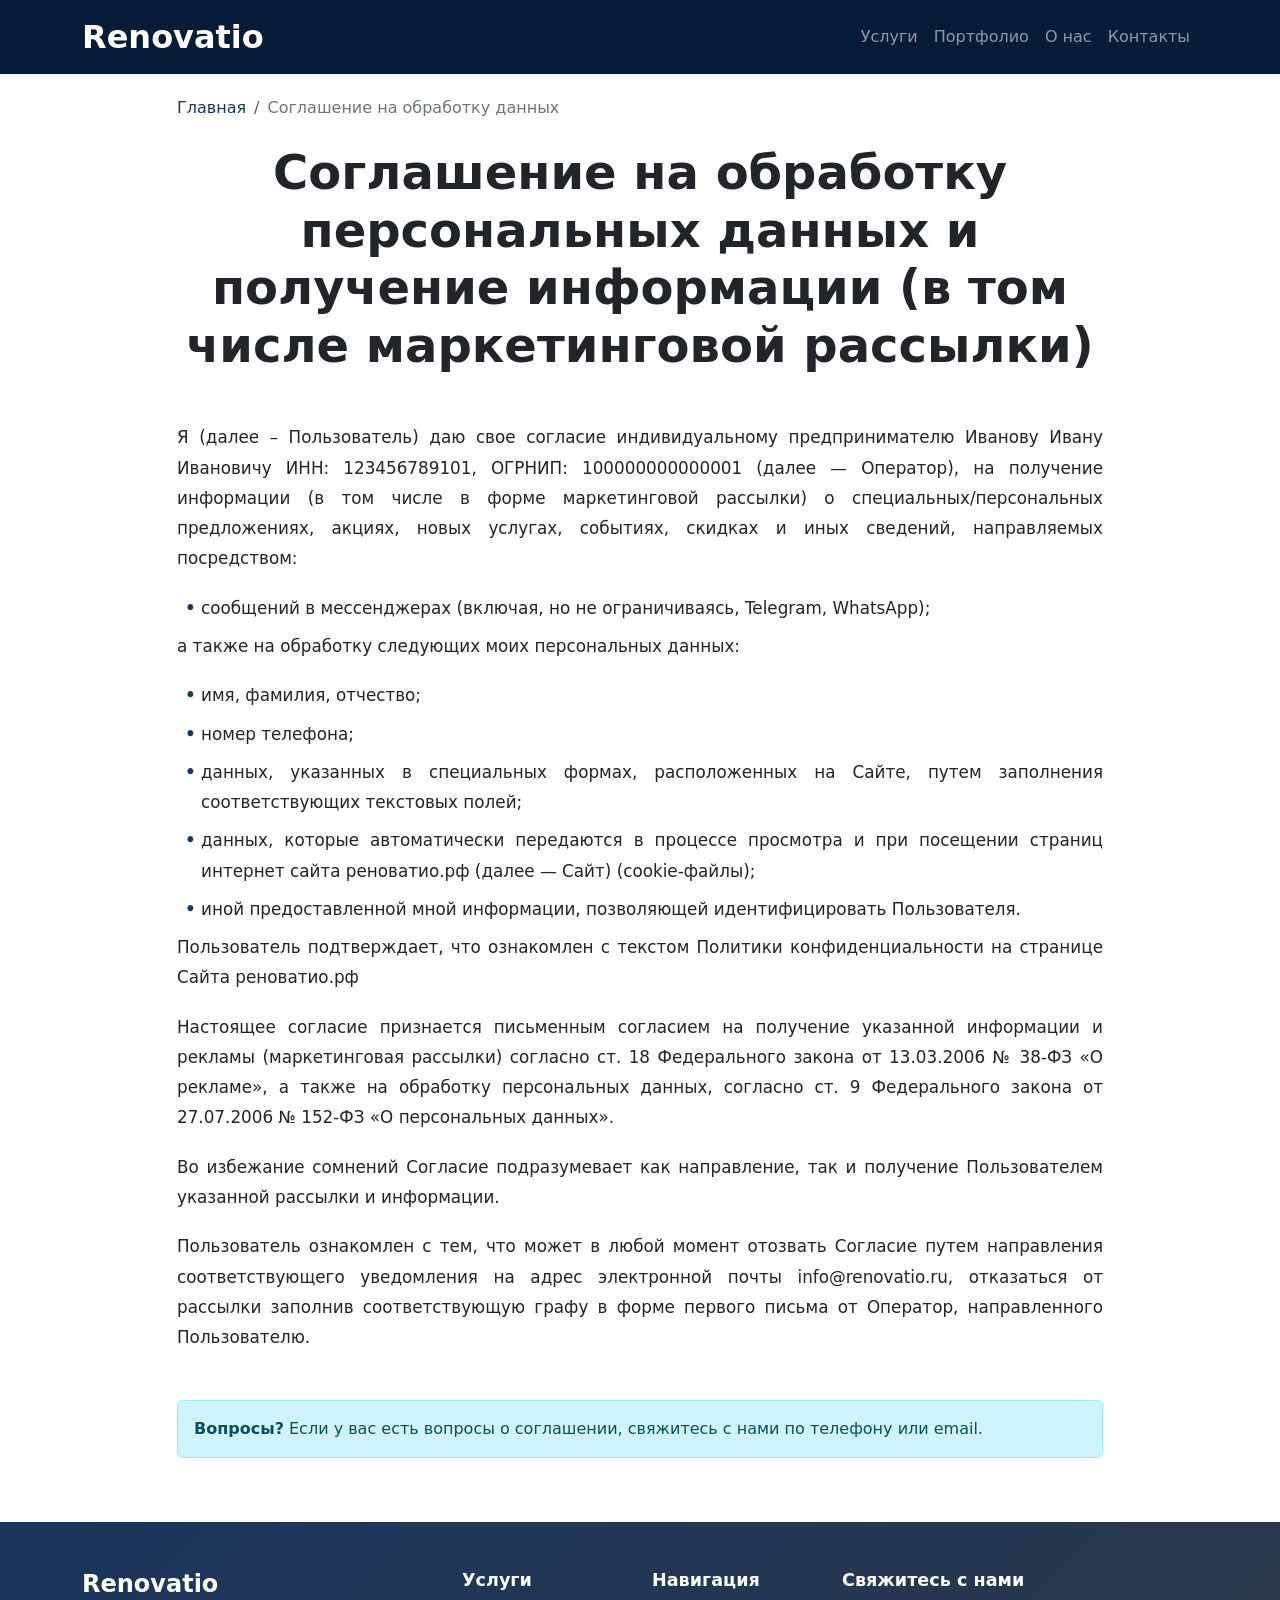
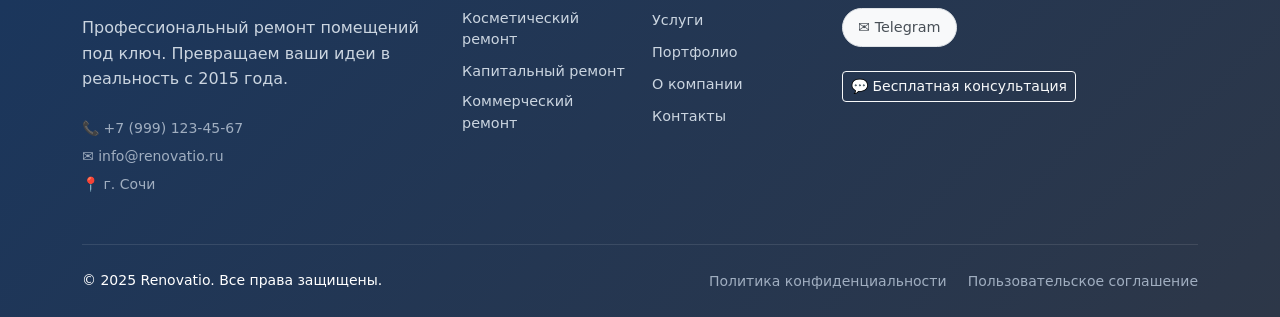
<file: user-agreement.html>
<!DOCTYPE html>
<html lang="ru">
<head>
    <meta charset="UTF-8">
    <meta name="viewport" content="width=device-width, initial-scale=1.0">
    <title>Соглашение на обработку персональных данных | Renovatio</title>
    <!-- Подключаем Bootstrap CSS -->
    <link href="https://cdn.jsdelivr.net/npm/bootstrap@5.3.0/dist/css/bootstrap.min.css" rel="stylesheet">
    <!-- Подключаем наш файл стилей -->
    <link rel="stylesheet" href="css/style.css">
</head>
<body>
    <!-- Навигация -->
    <nav class="navbar navbar-expand-lg navbar-dark bg-dark fixed-top">
        <div class="container">
            <a class="navbar-brand" href="index.html">
                <strong>Renovatio</strong>
            </a>
            <button class="navbar-toggler" type="button" data-bs-toggle="collapse" data-bs-target="#navbarNav">
                <span class="navbar-toggler-icon"></span>
            </button>
            <div class="collapse navbar-collapse" id="navbarNav">
                <ul class="navbar-nav ms-auto">
                    <li class="nav-item">
                        <a class="nav-link" href="index.html#services">Услуги</a>
                    </li>
                    <li class="nav-item">
                        <a class="nav-link" href="index.html#portfolio">Портфолио</a>
                    </li>
                    <li class="nav-item">
                        <a class="nav-link" href="index.html#about">О нас</a>
                    </li>
                    <li class="nav-item">
                        <a class="nav-link" href="index.html#contacts">Контакты</a>
                    </li>
                </ul>
            </div>
        </div>
    </nav>

    <!-- Контент страницы -->
    <main class="policy-page">
        <div class="container py-5 mt-5">
            <div class="row">
                <div class="col-lg-10 mx-auto">
                    <!-- Хлебные крошки -->
                    <nav aria-label="breadcrumb" class="mb-4">
                        <ol class="breadcrumb">
                            <li class="breadcrumb-item"><a href="index.html">Главная</a></li>
                            <li class="breadcrumb-item active">Соглашение на обработку данных</li>
                        </ol>
                    </nav>

                    <!-- Заголовок -->
                    <div class="text-center mb-5">
                        <h1 class="display-5 fw-bold mb-3">Соглашение на обработку персональных данных и получение информации (в том числе маркетинговой рассылки)</h1>
                    </div>

                    <!-- Контент соглашения -->
                    <div class="policy-content">
                        <div class="agreement-text">
                            <p>Я (далее – Пользователь) даю свое согласие индивидуальному предпринимателю Иванову Ивану Ивановичу ИНН: 123456789101, ОГРНИП: 100000000000001 (далее — Оператор), на получение информации (в том числе в форме маркетинговой рассылки) о специальных/персональных предложениях, акциях, новых услугах, событиях, скидках и иных сведений, направляемых посредством:</p>
                            
                            <p class="ms-4">сообщений в мессенджерах (включая, но не ограничиваясь, Telegram, WhatsApp);</p>
                            
                            <p>а также на обработку следующих моих персональных данных:</p>
                            
                            <p class="ms-4">имя, фамилия, отчество;</p>
                            <p class="ms-4">номер телефона;</p>
                            <p class="ms-4">данных, указанных в специальных формах, расположенных на Сайте, путем заполнения соответствующих текстовых полей;</p>
                            <p class="ms-4">данных, которые автоматически передаются в процессе просмотра и при посещении страниц интернет сайта реноватио.рф (далее — Сайт) (cookie-файлы);</p>
                            <p class="ms-4">иной предоставленной мной информации, позволяющей идентифицировать Пользователя.</p>
                            
                            <p>Пользователь подтверждает, что ознакомлен с текстом Политики конфиденциальности на странице Сайта реноватио.рф</p>
                            
                            <p>Настоящее согласие признается письменным согласием на получение указанной информации и рекламы (маркетинговая рассылки) согласно ст. 18 Федерального закона от 13.03.2006 № 38-ФЗ «О рекламе», а также на обработку персональных данных, согласно ст. 9 Федерального закона от 27.07.2006 № 152-ФЗ «О персональных данных».</p>
                            
                            <p>Во избежание сомнений Согласие подразумевает как направление, так и получение Пользователем указанной рассылки и информации.</p>
                            
                            <p>Пользователь ознакомлен с тем, что может в любой момент отозвать Согласие путем направления соответствующего уведомления на адрес электронной почты info@renovatio.ru, отказаться от рассылки заполнив соответствующую графу в форме первого письма от Оператор, направленного Пользователю.</p>
                        </div>

                        <div class="alert alert-info mt-5">
                            <strong>Вопросы?</strong> Если у вас есть вопросы о соглашении, свяжитесь с нами по телефону или email.
                        </div>
                    </div>
                </div>
            </div>
        </div>
    </main>

    <!-- Футер -->
    <footer class="footer bg-dark text-white pt-5 pb-4">
        <div class="container">
            <div class="row">
                <!-- Колонка 1 - О компании -->
                <div class="col-lg-4 mb-4">
                    <div class="footer-brand mb-3">
                        <h4 class="fw-bold">Renovatio</h4>
                    </div>
                    <p class="footer-text">Профессиональный ремонт помещений под ключ. Превращаем ваши идеи в реальность с 2015 года.</p>
                    <div class="footer-contacts">
                        <div class="contact-small mb-1">
                            <small>📞 +7 (999) 123-45-67</small>
                        </div>
                        <div class="contact-small mb-1">
                            <small>✉️ info@renovatio.ru</small>
                        </div>
                        <div class="contact-small">
                            <small>📍 г. Сочи</small>
                        </div>
                    </div>
                </div>

                <!-- Колонка 2 - Услуги -->
                <div class="col-lg-2 mb-4">
                    <h5 class="footer-title mb-3">Услуги</h5>
                    <ul class="footer-links list-unstyled">
                        <li class="mb-2"><a href="index.html#services" class="footer-link">Косметический ремонт</a></li>
                        <li class="mb-2"><a href="index.html#services" class="footer-link">Капитальный ремонт</a></li>
                        <li class="mb-2"><a href="index.html#services" class="footer-link">Коммерческий ремонт</a></li>
                    </ul>
                </div>

                <!-- Колонка 3 - Навигация -->
                <div class="col-lg-2 mb-4">
                    <h5 class="footer-title mb-3">Навигация</h5>
                    <ul class="footer-links list-unstyled">
                        <li class="mb-2"><a href="index.html#services" class="footer-link">Услуги</a></li>
                        <li class="mb-2"><a href="index.html#portfolio" class="footer-link">Портфолио</a></li>
                        <li class="mb-2"><a href="index.html#about" class="footer-link">О компании</a></li>
                        <li class="mb-2"><a href="index.html#contacts" class="footer-link">Контакты</a></li>
                    </ul>
                </div>

                <!-- Колонка 4 - Соцсети и контакты -->
                <div class="col-lg-4 mb-4">
                    <h5 class="footer-title mb-3">Свяжитесь с нами</h5>
                    <div class="social-links-footer mb-4">
                        <a href="https://t.me/renovatiopro" class="social-link">✉️ Telegram</a>
                    </div>
                    
                    <!-- Кнопка для быстрой связи -->
                    <div class="quick-contact">
                        <a href="#calculationModal" class="btn btn-outline-light btn-sm" data-bs-toggle="modal">
                            💬 Бесплатная консультация
                        </a>
                    </div>
                </div>
            </div>

            <!-- Нижняя часть футера -->
            <div class="footer-bottom border-top pt-4 mt-4">
                <div class="row align-items-center">
                    <div class="col-md-6">
                        <p class="mb-0 small">&copy; 2025 Renovatio. Все права защищены.</p>
                    </div>
                    <div class="col-md-6 text-md-end">
                        <div class="footer-legal-links">
                            <a href="privacy-policy.html" class="legal-link me-3 small">Политика конфиденциальности</a>
                            <a href="user-agreement.html" class="legal-link small">Пользовательское соглашение</a>
                        </div>
                    </div>
                </div>
            </div>
        </div>
    </footer>

    <!-- Подключаем Bootstrap JS -->
    <script src="https://cdn.jsdelivr.net/npm/bootstrap@5.3.0/dist/js/bootstrap.bundle.min.js"></script>
</body>
</html>
</file>
<file: css/style.css>
.hero-section {
    background: 
        linear-gradient(rgba(0, 0, 0, 0.6), rgba(0, 0, 0, 0.6)),
        url('../images/icons/back1.jpg'); /* ← Правильный путь */
    background-size: cover;
    background-position: center;
    background-repeat: no-repeat;
    height: 100vh;
    margin-top: 56px;
}


/* Дополнительные отступы для секций */
section {
    padding: 80px 0;
}

/* Стили для навигации */
.navbar-brand {
    font-size: 2rem;
}
.navbar {
    background-color: #061b38 !important;}

.btn-primary {
    background-color: #2856a6; /* Темно-серый/синий */
    border-color: #2856a6;
    padding: 12px 30px;
    font-weight: 600;
}

.btn-primary:hover {
    background-color: #91a6ca; /* Более светлый при наведении */
    border-color: #91a6ca;
}
/* Стили для секции Услуги */
.services-section {
    background-color: #f8f9fa !important;
}

.service-card {
    transition: transform 0.3s ease, box-shadow 0.3s ease;
    border-radius: 12px;
}

.service-card:hover {
    transform: translateY(-5px);
    box-shadow: 0 10px 25px rgba(0,0,0,0.1) !important;
}

.service-icon {
    font-size: 3rem;
    opacity: 0.9;
}

.card-title {
    color: #1a365d; /* Цвет как у навигации */
    margin-bottom: 1rem;
}
/* Стили для иконок услуг */
.service-icon img {
    filter: brightness(0) saturate(100%) invert(24%) sepia(90%) saturate(1000%) hue-rotate(195deg); /* Синий цвет как у навигации */
    transition: all 0.3s ease;
}

.service-card:hover .service-icon img {
    filter: brightness(0) saturate(100%) invert(40%) sepia(90%) saturate(1000%) hue-rotate(195deg); /* Более светлый синий при наведении */
    transform: scale(1.1);
}
/* Стили для секции Портфолио */
.portfolio-section {
    background-color: #ffffff;
}

.filter-buttons {
    display: flex;
    justify-content: center;
    flex-wrap: wrap;
    gap: 15px;
    margin-bottom: 3rem;
}

.filter-buttons .btn {
    border-radius: 25px;
    padding: 10px 25px;
    border: 2px solid #1a365d;
    color: #1a365d;
    font-weight: 500;
    transition: all 0.3s ease;
}

.filter-buttons .btn:hover {
    background-color: #1a365d;
    color: white;
    transform: translateY(-2px);
}

.filter-buttons .btn.active {
    background-color: #1a365d;
    border-color: #1a365d;
    color: white;
}

/* Галерея портфолио */
.portfolio-grid {
    min-height: 400px; /* Чтобы секция не "прыгала" при фильтрации */
}

.portfolio-item {
    transition: all 0.4s ease;
}

.portfolio-item.hidden {
    display: none;
    opacity: 0;
    transform: scale(0.8);
}

.portfolio-card {
    position: relative;
    border-radius: 12px;
    overflow: hidden;
    box-shadow: 0 5px 15px rgba(0,0,0,0.1);
    transition: all 0.3s ease;
    cursor: pointer;
    height: 100%;
}

.portfolio-card:hover {
    transform: translateY(-8px);
    box-shadow: 0 15px 30px rgba(26, 54, 93, 0.2);
}

.portfolio-image {
    width: 100%;
    height: 300px;
    object-fit: cover;
    transition: transform 0.3s ease;
}

.portfolio-card:hover .portfolio-image {
    transform: scale(1.08);
}

.portfolio-overlay {
    position: absolute;
    bottom: 0;
    left: 0;
    right: 0;
    background: linear-gradient(transparent, rgba(26, 54, 93, 0.95));
    color: white;
    padding: 2rem 1.5rem 1.5rem;
    transform: translateY(100%);
    transition: transform 0.3s ease;
}

.portfolio-card:hover .portfolio-overlay {
    transform: translateY(0);
}

.portfolio-overlay h5 {
    font-weight: 600;
    margin-bottom: 0.5rem;
}

.portfolio-overlay p {
    margin-bottom: 0;
    opacity: 0.9;
}
/* Стили для секции О компании */
.about-section {
    background: linear-gradient(135deg, #f8f9fa 0%, #ffffff 100%);
}

.about-features {
    margin: 2rem 0;
}

.feature-item {
    display: flex;
    align-items: flex-start;
    gap: 15px;
}

.feature-icon {
    background-color: #1a365d;
    color: white;
    width: 24px;
    height: 24px;
    border-radius: 50%;
    display: flex;
    align-items: center;
    justify-content: center;
    flex-shrink: 0;
    font-size: 14px;
    margin-top: 2px;
}

.feature-text {
    line-height: 1.5;
}

.stats-row {
    background: white;
    padding: 2rem;
    border-radius: 15px;
    box-shadow: 0 5px 20px rgba(0,0,0,0.08);
    border: 1px solid #e9ecef;
}

.stat-number {
    margin-bottom: 0.5rem;
}

.stat-label {
    color: #6c757d;
    font-weight: 500;
}

.about-image img {
    transition: transform 0.3s ease;
}

.about-image:hover img {
    transform: scale(1.02);
}
/* Стили для секции Контакты */
.contacts-section {
    background-color: #f8f9fa !important;
}

.contact-info {
    border-left: 4px solid #1a365d;
}

.contact-item {
    padding: 0.5rem 0;
}

.contact-icon {
    font-size: 1.2rem;
    margin-top: 2px;
}

.contact-item h6 {
    color: #1a365d;
    margin-bottom: 0.3rem;
}

.contact-item a {
    color: #495057;
    transition: color 0.3s ease;
}

.contact-item a:hover {
    color: #1a365d;
}

/* Социальные ссылки */
.social-links {
    border-top: 1px solid #e9ecef;
    padding-top: 1.5rem;
}

.social-link {
    display: inline-block;
    padding: 8px 15px;
    background-color: #f8f9fa;
    border: 1px solid #dee2e6;
    border-radius: 25px;
    color: #495057;
    text-decoration: none;
    transition: all 0.3s ease;
    font-size: 0.9rem;
}

.social-link:hover {
    background-color: #1a365d;
    color: white;
    border-color: #1a365d;
    transform: translateY(-2px);
}

/* Карта */
/* Стили для статичной карты */
.map-image-link {
    position: relative;
    display: block;
    text-decoration: none;
    transition: all 0.3s ease;
}

.map-image-link:hover {
    transform: scale(1.01);
}

.map-image-link img {
    height: 400px;
    object-fit: cover;
    display: block;
}

.map-overlay {
    position: absolute;
    top: 0;
    left: 0;
    right: 0;
    bottom: 0;
    background: rgba(26, 54, 93, 0.7);
    display: flex;
    align-items: center;
    justify-content: center;
    opacity: 0;
    transition: opacity 0.3s ease;
}

.map-image-link:hover .map-overlay {
    opacity: 1;
}

.map-overlay-content {
    text-align: center;
    color: white;
}

.map-icon {
    font-size: 2rem;
    display: block;
    margin-bottom: 0.5rem;
}

.map-text {
    font-weight: 500;
    font-size: 1.1rem;
}
/* Быстрая форма */
.quick-form {
    border: 1px solid #e9ecef;
}

.quick-form .form-control {
    border: 1px solid #dee2e6;
    border-radius: 8px;
    padding: 10px 15px;
}

.quick-form .form-control:focus {
    border-color: #1a365d;
    box-shadow: 0 0 0 0.2rem rgba(26, 54, 93, 0.1);
}
/* Стили для футера */
.footer {
    background: linear-gradient(135deg, #1a365d 0%, #2d3748 100%) !important;
}

.footer-brand h4 {
    color: #ffffff;
    margin-bottom: 1rem;
}

.footer-text {
    color: #cbd5e0;
    line-height: 1.6;
    margin-bottom: 1.5rem;
}

.footer-contacts small {
    color: #a0aec0;
}

.footer-title {
    color: #ffffff;
    font-size: 1.1rem;
    font-weight: 600;
}

.footer-links {
    margin: 0;
    padding: 0;
}

.footer-link {
    color: #cbd5e0;
    text-decoration: none;
    font-size: 0.9rem;
    transition: color 0.3s ease;
    display: inline-block;
}

.footer-link:hover {
    color: #ffffff;
    transform: translateX(5px);
}

/* Социальные ссылки в футере */
.social-links-footer {
    display: flex;
    flex-wrap: wrap;
    gap: 10px;
}

.social-link-footer {
    display: inline-block;
    padding: 8px 15px;
    background-color: rgba(255, 255, 255, 0.1);
    border: 1px solid rgba(255, 255, 255, 0.2);
    border-radius: 20px;
    color: #cbd5e0;
    text-decoration: none;
    font-size: 0.85rem;
    transition: all 0.3s ease;
}

.social-link-footer:hover {
    background-color: rgba(255, 255, 255, 0.2);
    color: #ffffff;
    transform: translateY(-2px);
}
/* Нижняя часть футера */
.footer-bottom {
    border-top-color: rgba(255, 255, 255, 0.1) !important;
}

.legal-link {
    color: #a0aec0;
    text-decoration: none;
    transition: color 0.3s ease;
}

.legal-link:hover {
    color: #ffffff;
}

/* Стили для страниц политики и соглашения */
/* Стили для текста соглашения */
.agreement-text {
    line-height: 1.8;
    font-size: 1.05rem;
}

.agreement-text p {
    margin-bottom: 1.2rem;
    text-align: justify;
}

.agreement-text .ms-4 {
    margin-bottom: 0.5rem;
    position: relative;
}

.agreement-text .ms-4::before {
    content: "•";
    position: absolute;
    left: -1rem;
    color: #1a365d;
    font-weight: bold;
}
/* Хлебные крошки */
.breadcrumb {
    background-color: transparent;
    padding: 0;
}

.breadcrumb-item a {
    color: #1a365d;
    text-decoration: none;
}

.breadcrumb-item.active {
    color: #6c757d;
}
</file>
